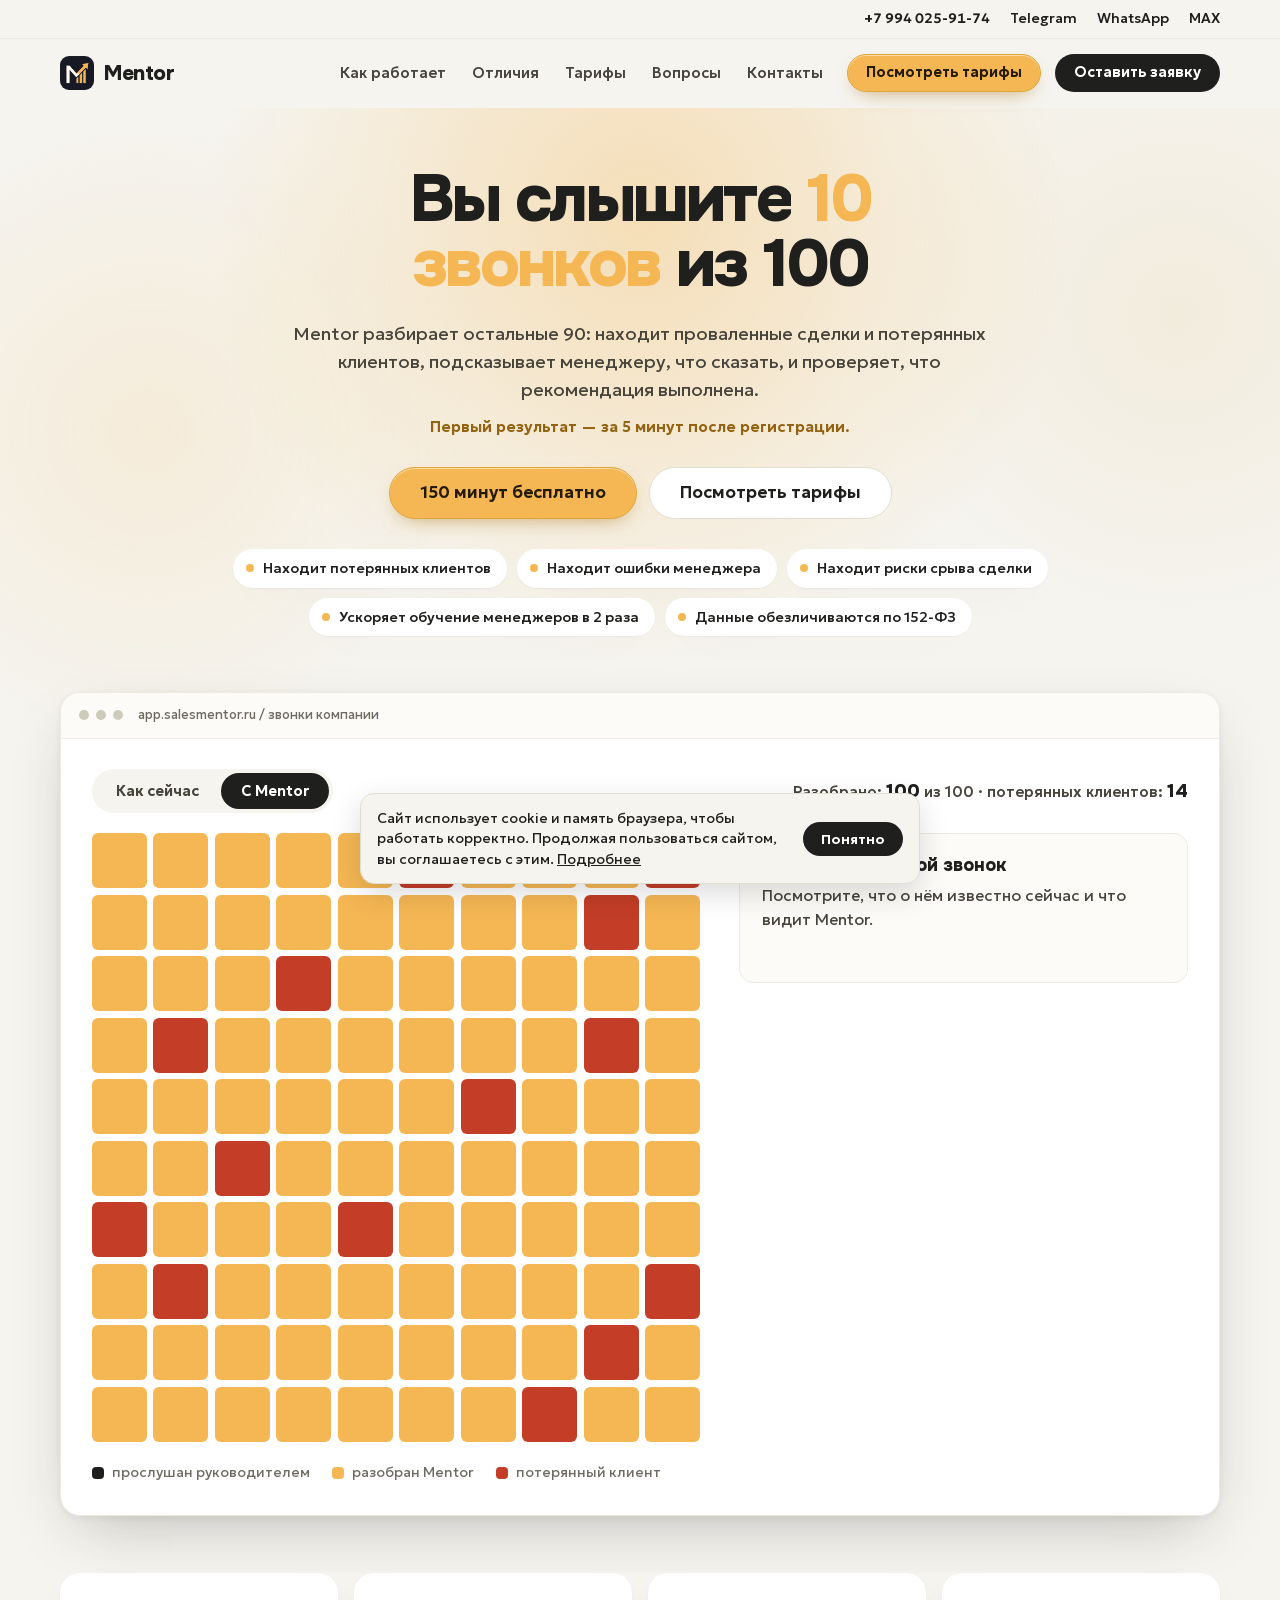
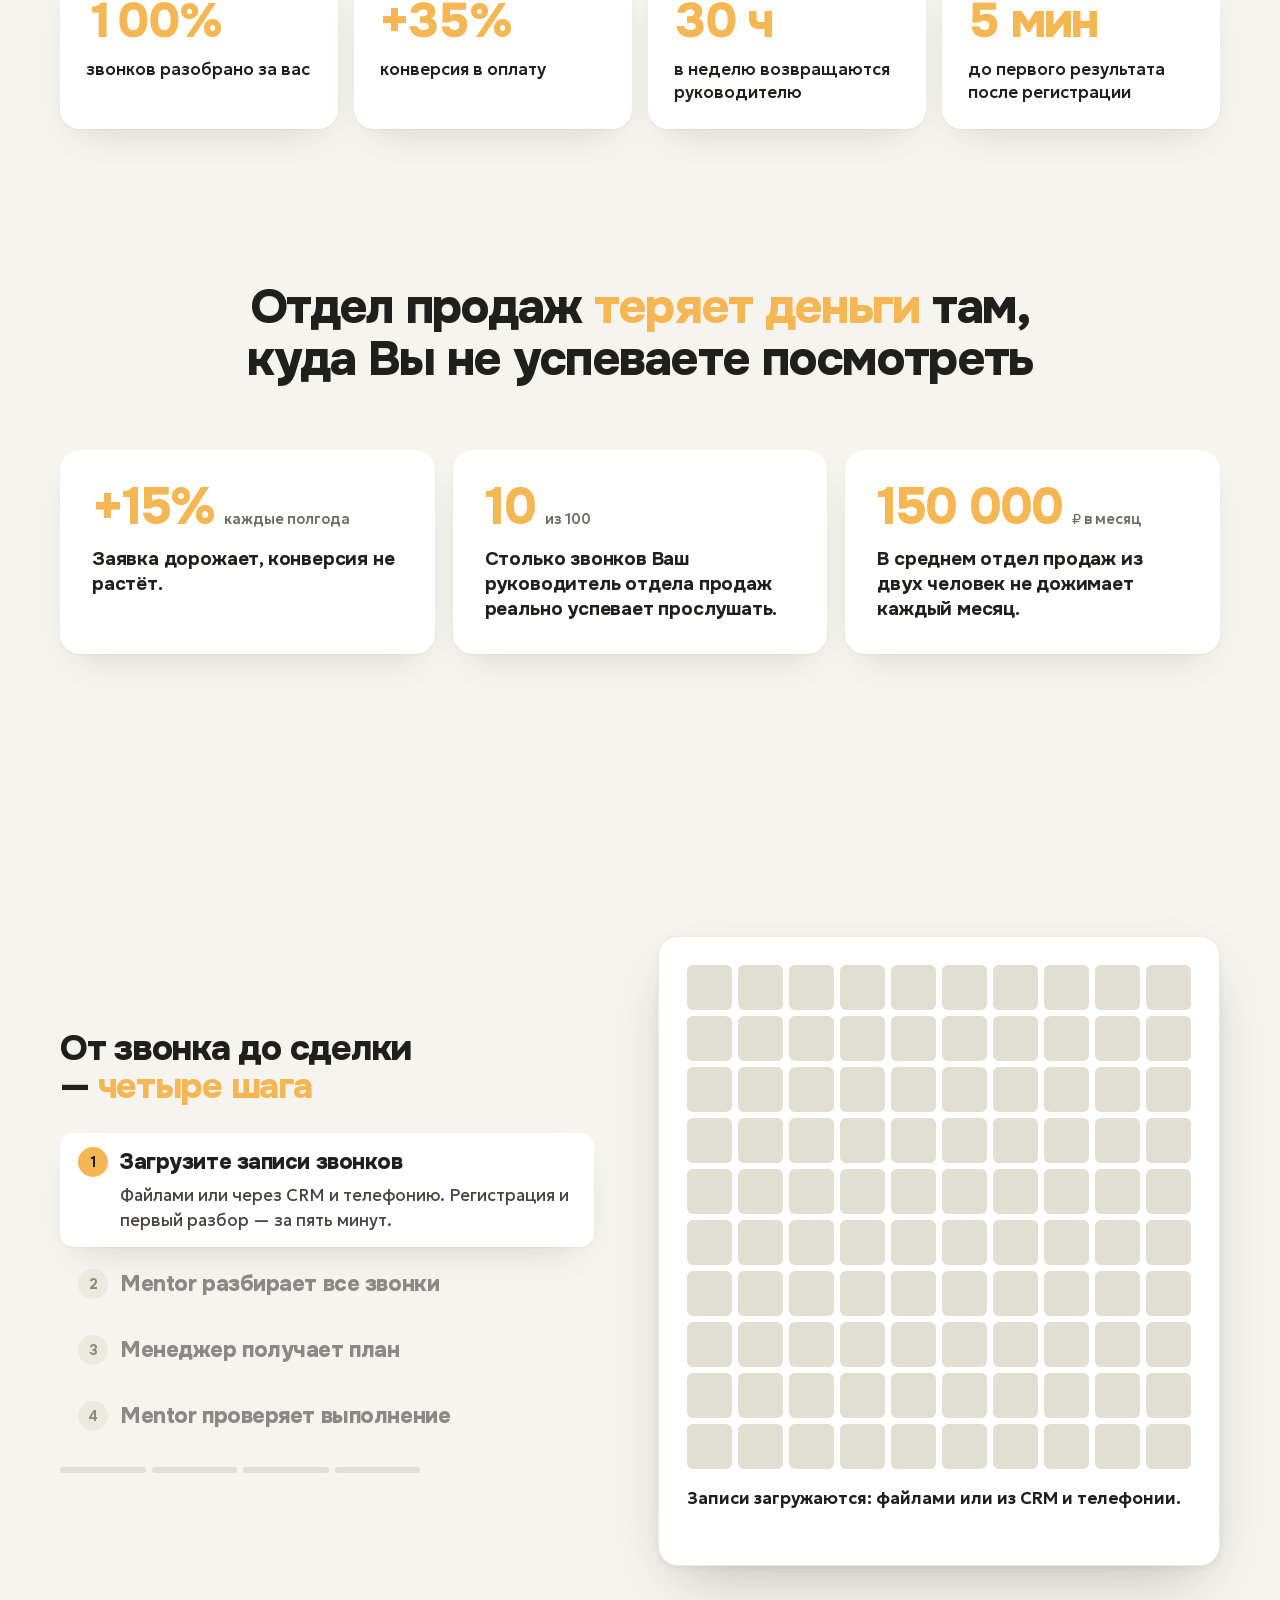
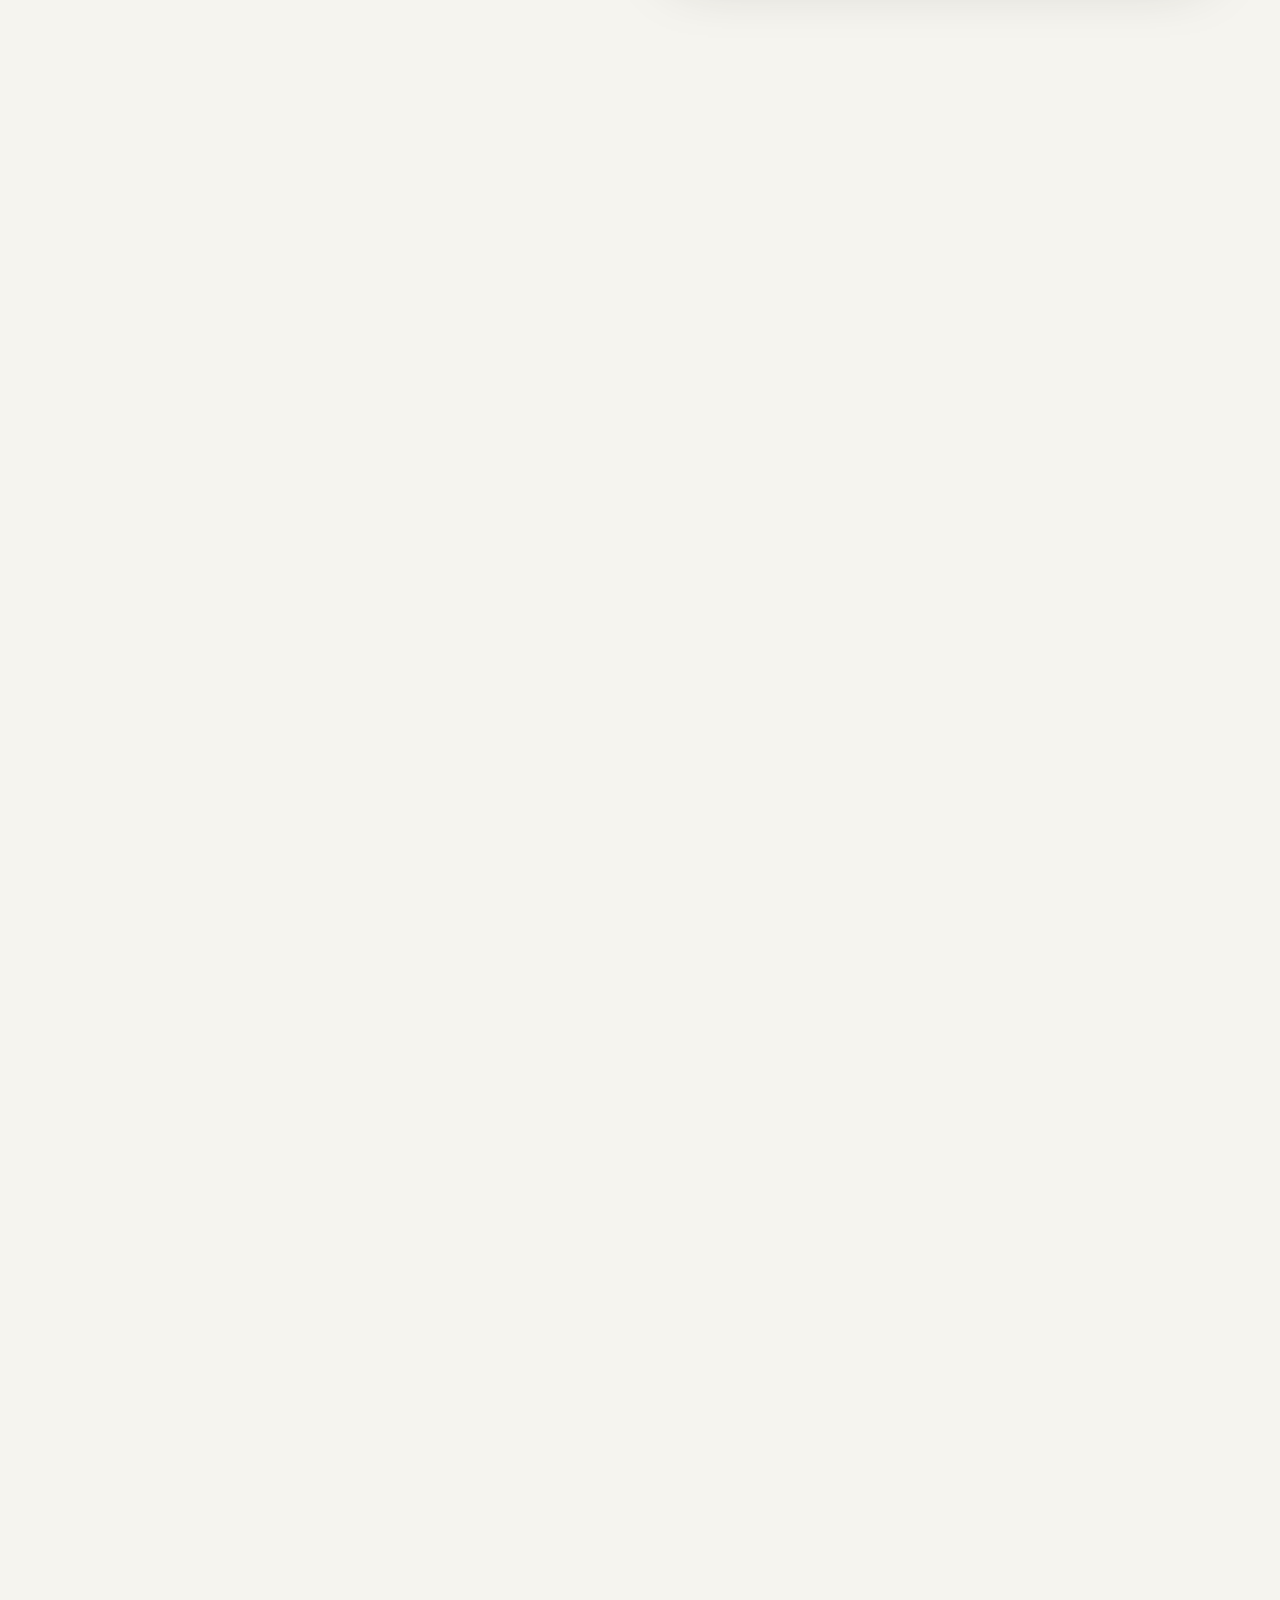
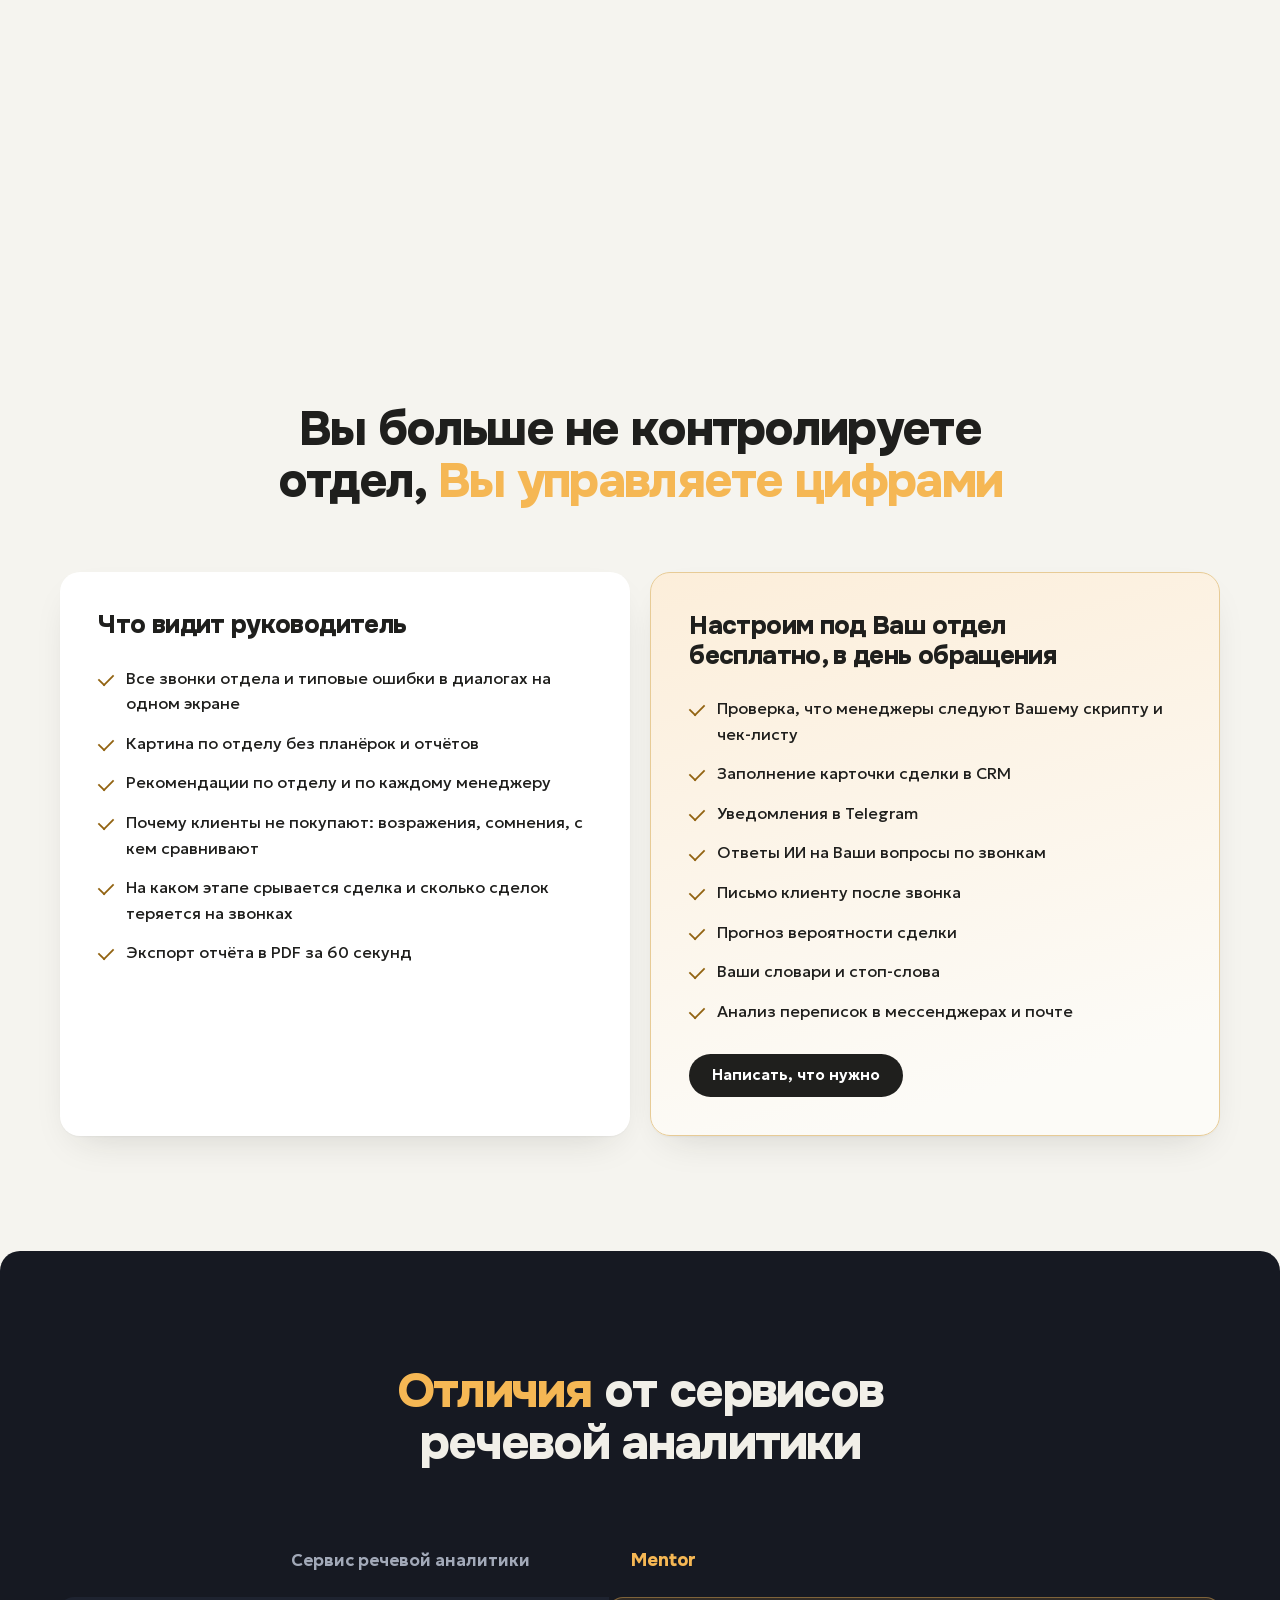
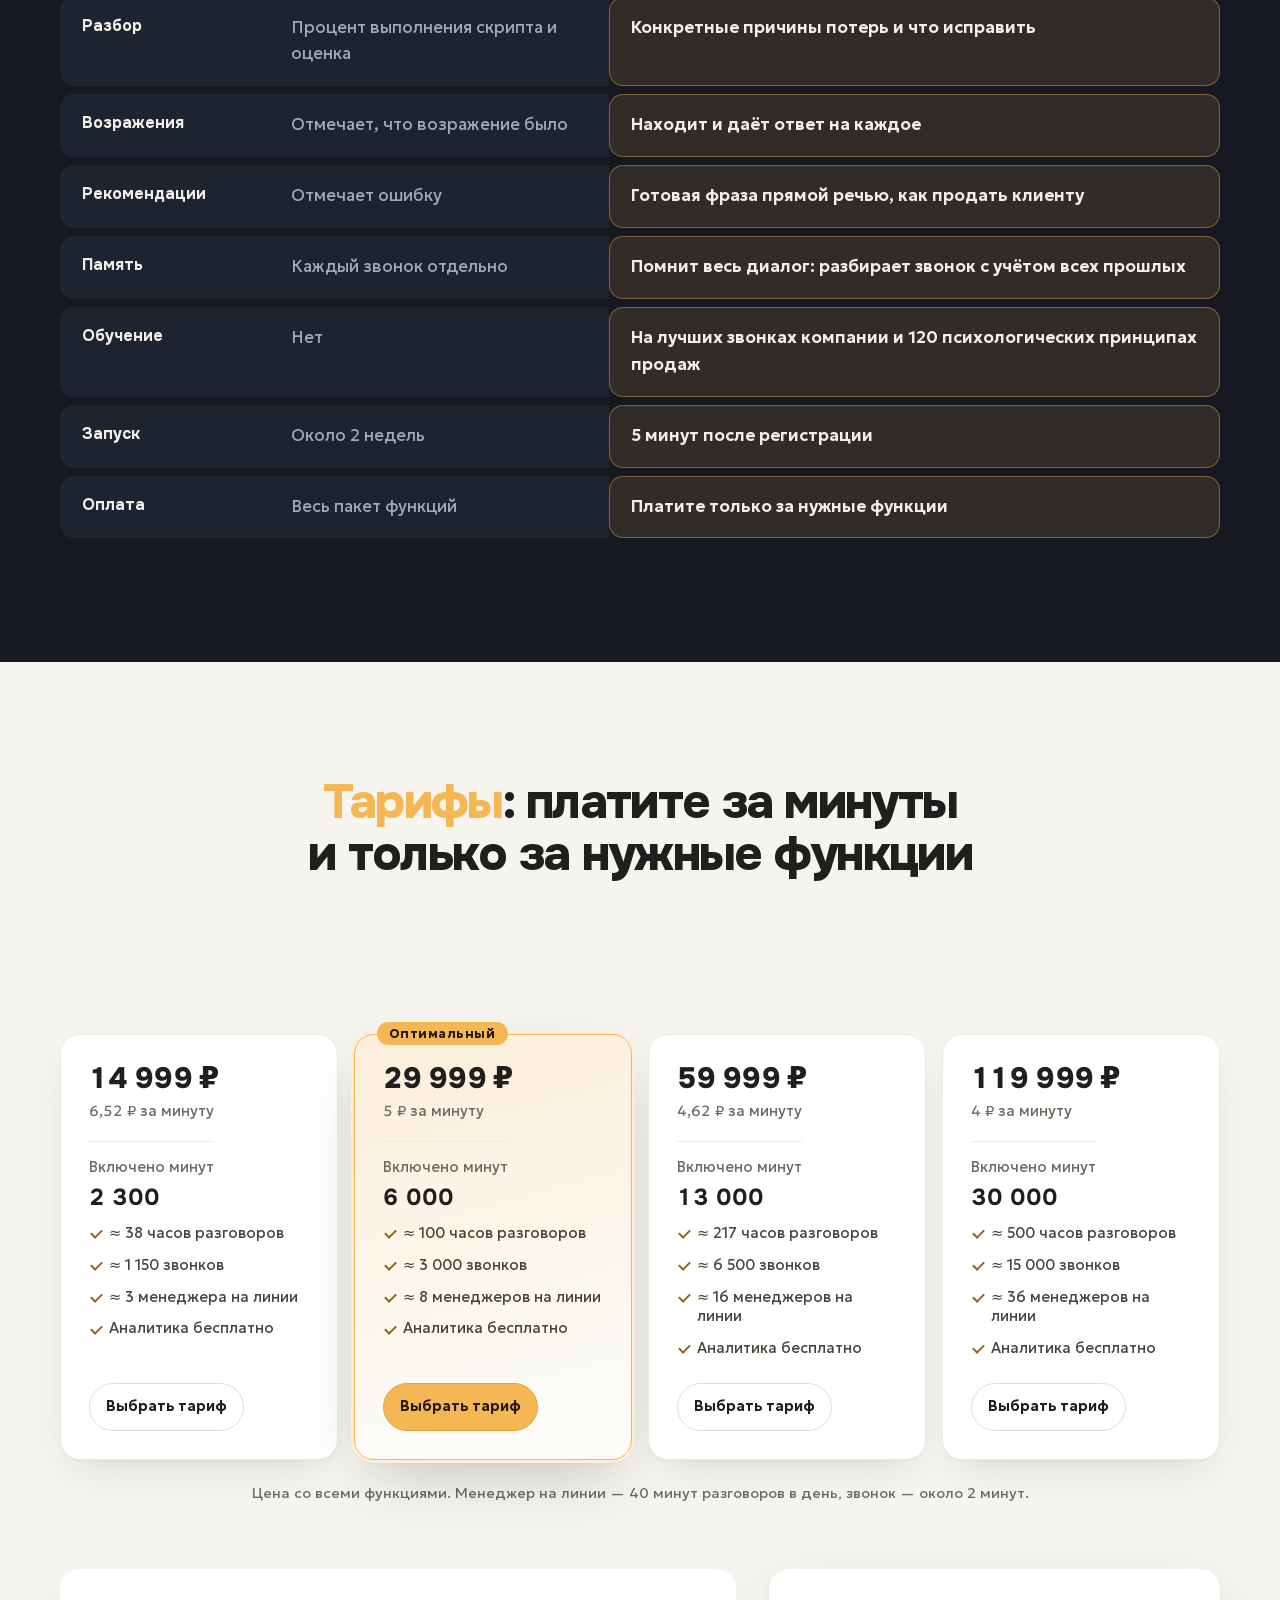
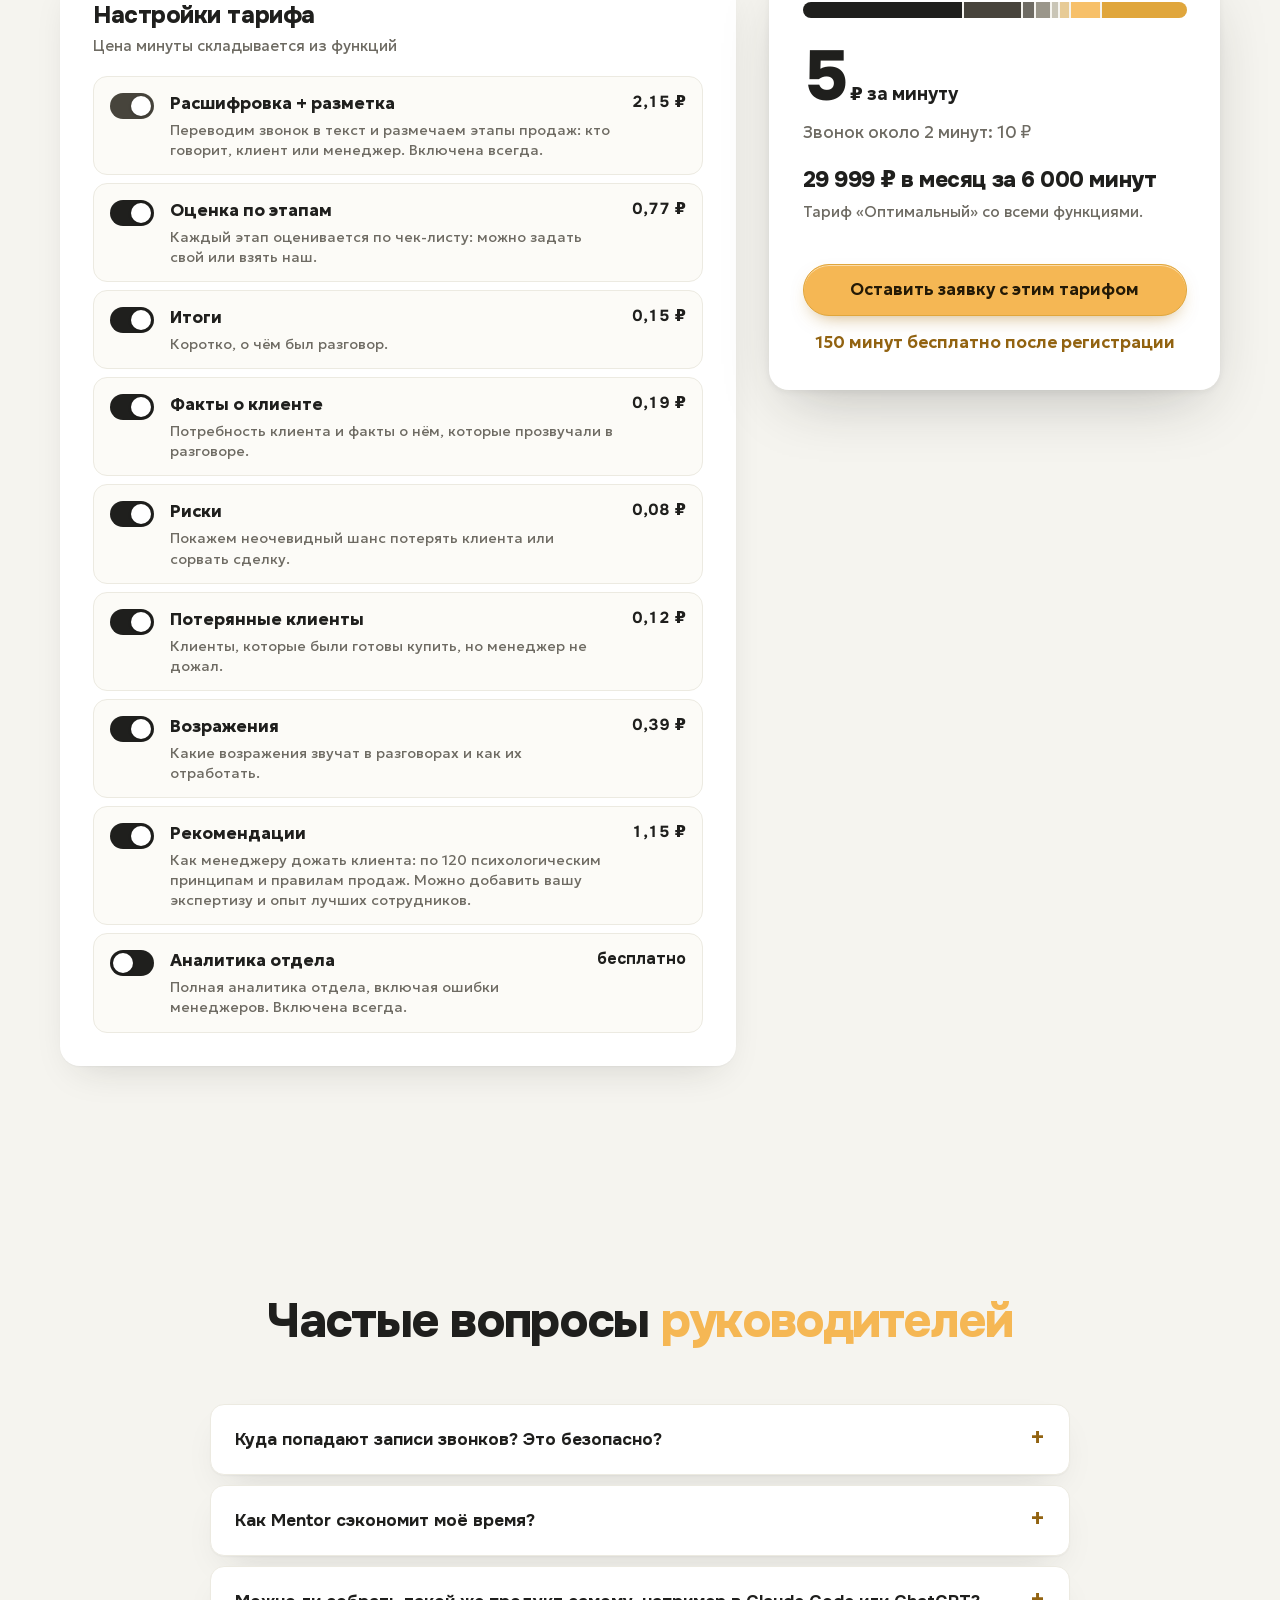
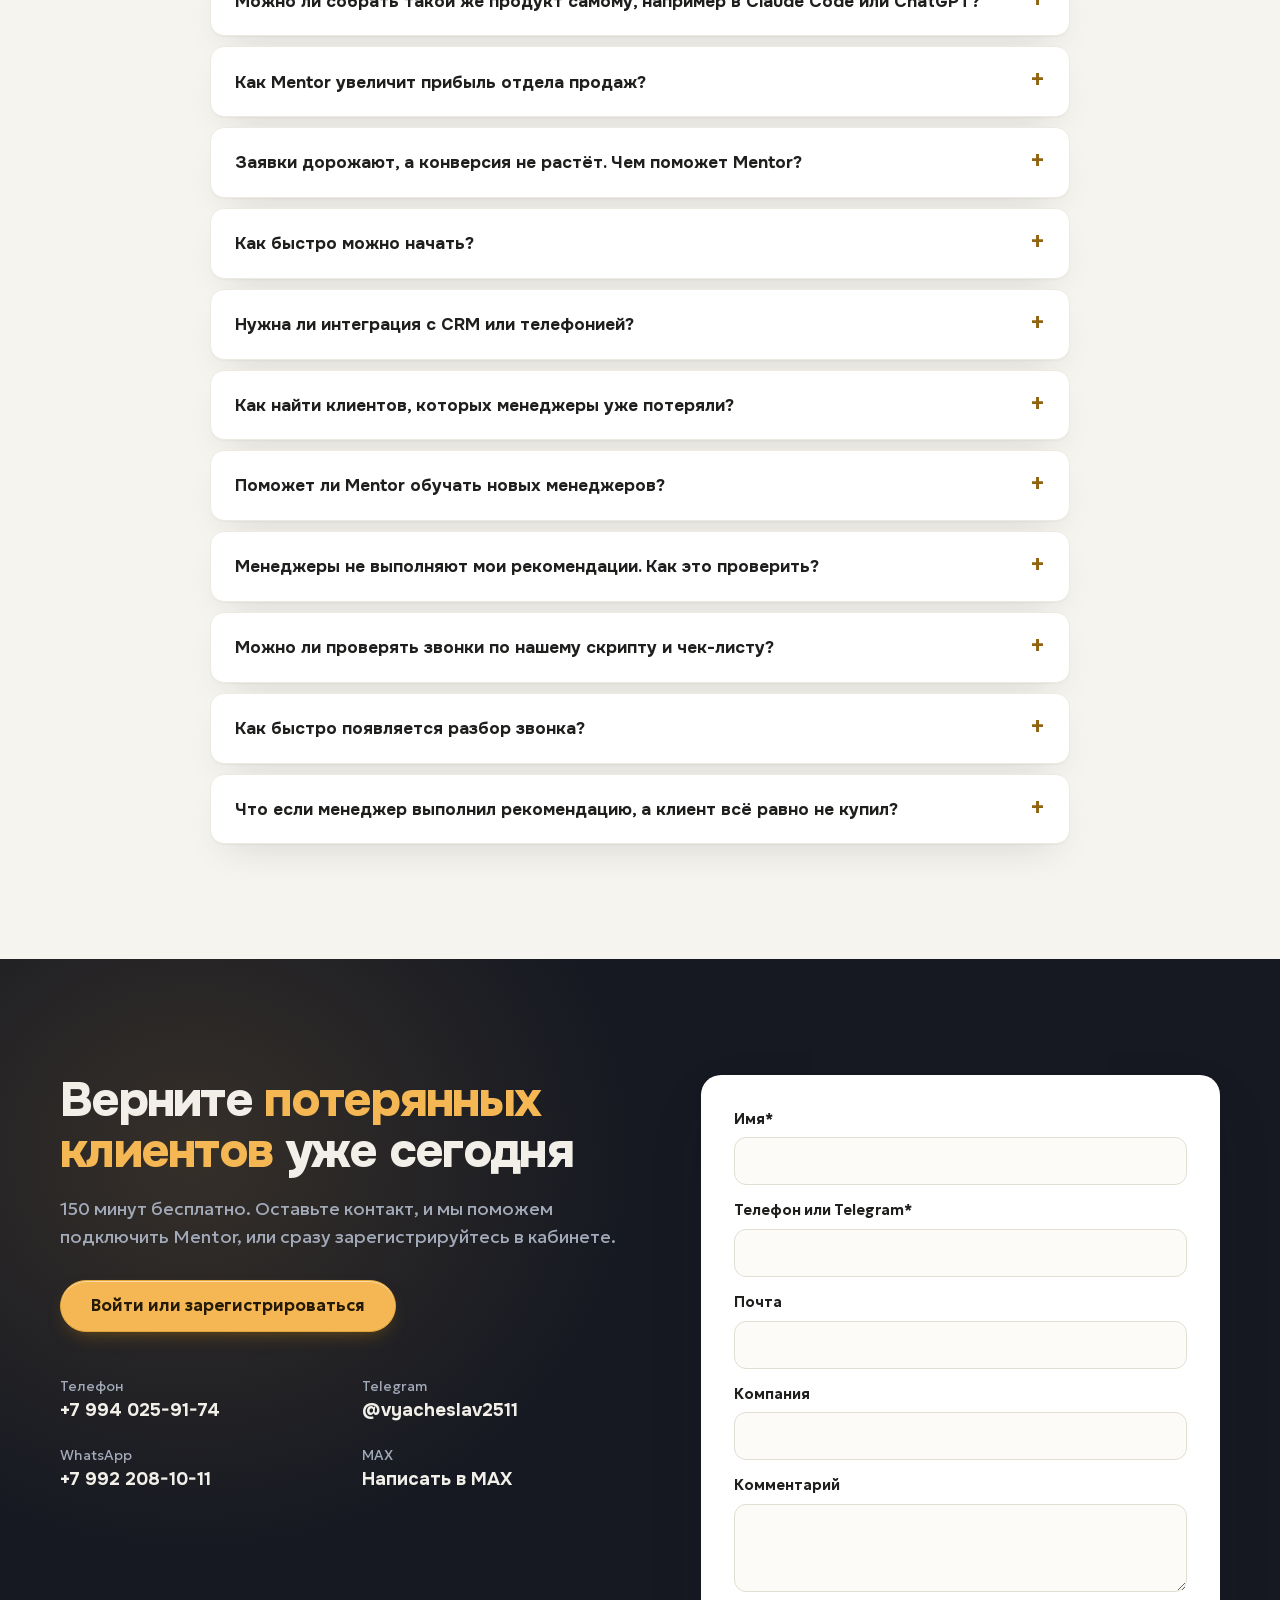
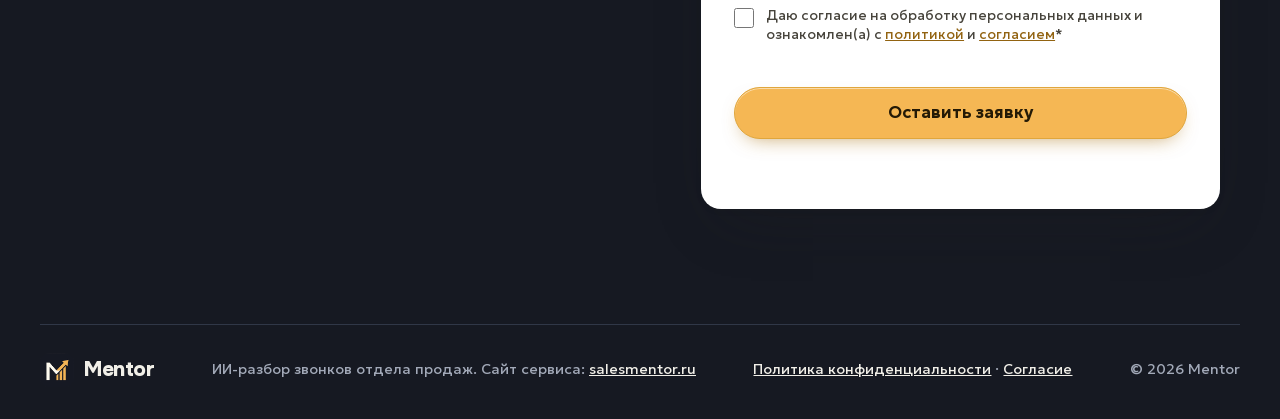
<file: index.html>
<!doctype html>
<html lang="ru">
<head>
<meta charset="utf-8">
<meta name="viewport" content="width=device-width, initial-scale=1">
<meta name="theme-color" content="#F5F4EF">
<link rel="icon" type="image/png" href="img/logo-mark.png">
<script>document.documentElement.classList.add('js')</script>
<link rel="preload" href="fonts/Onest-var-cyrillic.woff2" as="font" type="font/woff2" crossorigin>
<link rel="preload" href="fonts/Geologica-var-cyrillic.woff2" as="font" type="font/woff2" crossorigin>
<link rel="stylesheet" href="fonts/fonts.css">
<link rel="stylesheet" href="motion.css">
<link rel="stylesheet" href="styles.css">
<title>Mentor: ИИ-разбор всех звонков отдела продаж</title>
<meta name="description" content="Mentor анализирует каждый звонок, находит потерянных клиентов и говорит менеджеру, что сказать. Первый результат через 5 минут, 150 минут бесплатно.">
<meta name="robots" content="index, follow">
<link rel="canonical" href="https://murzzsite.github.io/mentor-calls/">
<meta property="og:title" content="Вы слышите 10 звонков из 100. Mentor разбирает все">
<meta property="og:description" content="Находит потерянных клиентов, даёт менеджеру готовую фразу и проверяет, что рекомендация выполнена. 150 минут бесплатно.">
<meta property="og:type" content="website">
<meta property="og:url" content="https://murzzsite.github.io/mentor-calls/">
<meta property="og:locale" content="ru_RU">
<meta property="og:site_name" content="Mentor">
<meta name="twitter:card" content="summary">
<meta name="twitter:title" content="Вы слышите 10 звонков из 100. Mentor разбирает все">
<meta name="twitter:description" content="Находит потерянных клиентов, даёт менеджеру готовую фразу и проверяет, что рекомендация выполнена. 150 минут бесплатно.">
<script type="application/ld+json">{"@context":"https://schema.org","@graph":[{"@type":"Organization","@id":"https://murzzsite.github.io/mentor-calls/#org","name":"Mentor","url":"https://murzzsite.github.io/mentor-calls/","logo":"https://murzzsite.github.io/mentor-calls/img/logo-mark.png","description":"ИИ-разбор звонков отдела продаж: находит потерянных клиентов и подсказывает менеджеру, что сказать.","telephone":"+7 994 025-91-74","contactPoint":{"@type":"ContactPoint","telephone":"+7 994 025-91-74","contactType":"sales","availableLanguage":"ru"},"sameAs":["https://salesmentor.ru/","https://t.me/vyacheslav2511"]},{"@type":"WebSite","@id":"https://murzzsite.github.io/mentor-calls/#site","url":"https://murzzsite.github.io/mentor-calls/","name":"Mentor","inLanguage":"ru-RU","publisher":{"@id":"https://murzzsite.github.io/mentor-calls/#org"}}]}</script>
</head>
<body>

<a class="skip" href="#main">К содержимому</a>

<div class="topbar">
  <div class="topbar__in">
    <a class="topbar__phone" href="tel:+79940259174">+7 994 025-91-74</a>
    <a class="topbar__link" href="https://t.me/vyacheslav2511" target="_blank" rel="noopener">Telegram</a>
    <a class="topbar__link" href="https://wa.me/79922081011" target="_blank" rel="noopener">WhatsApp</a>
    <a class="topbar__link" href="https://max.ru/u/f9LHodD0cOJcleQ60k2Rc0WBcZTU0XZn5-ajIy7HxKxKIftbMNhWI2uUhPE" target="_blank" rel="noopener">MAX</a>
  </div>
</div>

<header class="header" id="header">
  <div class="header__in">
    <a class="logo" href="#top" aria-label="Mentor, на главную">
      <img class="logo__mark" src="img/logo-mark.png" width="34" height="34" alt="">
      <span class="logo__word">Mentor</span>
    </a>
    <nav class="nav" id="nav" aria-label="Разделы">
      <a href="#how">Как работает</a>
      <a href="#diff">Отличия</a>
      <a href="#pricing">Тарифы</a>
      <a href="#faq">Вопросы</a>
      <a href="#cta">Контакты</a>
    </nav>
    <a class="btn btn--gold btn--sm" href="#pricing"><span>Посмотреть тарифы</span></a>
    <a class="btn btn--ink btn--sm hide-s" href="#cta"><span>Оставить заявку</span></a>
    <button class="burger" id="burger" type="button" aria-label="Меню" aria-expanded="false" aria-controls="nav"><span></span><span></span></button>
  </div>
</header>

<main id="main">

<!-- HERO: сетка из 100 звонков работает на глазах -->
<section class="hero" id="top">
  <div class="hero__glow" aria-hidden="true"></div>
  <div class="wrap">
    <div class="hero__text">
      <h1 class="hero__title" data-split data-hl="2,3">Вы слышите 10 звонков из 100</h1>
      <p class="hero__lead">Mentor разбирает остальные 90: находит проваленные сделки и потерянных клиентов, подсказывает менеджеру, что сказать, и проверяет, что рекомендация выполнена.</p>
      <p class="hero__note">Первый результат — за 5 минут после регистрации.</p>
      <div class="hero__actions">
        <a class="btn btn--gold btn--lg" href="https://app.salesmentor.ru/"><span>150 минут бесплатно</span></a>
        <a class="btn btn--ghost btn--lg" href="#pricing"><span>Посмотреть тарифы</span></a>
      </div>
      <ul class="chips" data-stagger>
        <li>Находит потерянных клиентов</li>
        <li>Находит ошибки менеджера</li>
        <li>Находит риски срыва сделки</li>
        <li>Ускоряет обучение менеджеров в 2 раза</li>
        <li>Данные обезличиваются по 152-ФЗ</li>
      </ul>
    </div>

    <div class="stage" id="heroStage" data-ui>
      <div class="stage__bar" aria-hidden="true"><i></i><i></i><i></i><span>app.salesmentor.ru / звонки компании</span></div>
      <div class="stage__body">
        <div class="stage__top">
          <div class="seg" role="tablist" aria-label="Режим">
            <button type="button" role="tab" class="seg__b is-on" data-mode="now" aria-selected="true">Как сейчас</button>
            <button type="button" role="tab" class="seg__b" data-mode="mentor" aria-selected="false">С Mentor</button>
          </div>
          <p class="stage__count" id="heroCount" aria-live="polite"></p>
        </div>
        <div class="stage__cols">
          <div class="calls" id="heroCalls" role="group" aria-label="100 звонков отдела продаж за неделю"></div>
          <div class="call-card" id="heroCard" aria-live="polite">
            <p class="call-card__h">Нажмите на любой звонок</p>
            <p class="call-card__t">Посмотрите, что о нём известно сейчас и что видит Mentor.</p>
          </div>
        </div>
        <ul class="legend" aria-hidden="true">
          <li><i class="k-heard"></i>прослушан руководителем</li>
          <li><i class="k-ok"></i>разобран Mentor</li>
          <li><i class="k-lost"></i>потерянный клиент</li>
        </ul>
      </div>
    </div>
  </div>
</section>

<!-- Цифры продукта -->
<section class="nums" aria-label="Результаты">
  <div class="wrap">
    <div class="nums__in" data-stagger>
      <div class="num"><b data-count="100" data-suffix="%">100%</b><span>звонков разобрано за вас</span></div>
      <div class="num"><b data-count="35" data-prefix="+" data-suffix="%">+35%</b><span>конверсия в оплату</span></div>
      <div class="num"><b data-count="30" data-suffix=" ч">30 ч</b><span>в неделю возвращаются руководителю</span></div>
      <div class="num"><b data-count="5" data-suffix=" мин">5 мин</b><span>до первого результата после регистрации</span></div>
    </div>
  </div>
</section>

<!-- Потери -->
<section class="loss" id="loss">
  <div class="wrap">
    <h2 class="h2" data-reveal>Отдел продаж <em>теряет деньги</em> там, куда Вы не успеваете посмотреть</h2>
    <ul class="loss__list" data-stagger>
      <li><b class="big"><span data-scramble>+15%</span><small>каждые полгода</small></b><span>Заявка дорожает, конверсия не растёт.</span></li>
      <li><b class="big"><span data-scramble>10</span><small>из 100</small></b><span>Столько звонков Ваш руководитель отдела продаж реально успевает прослушать.</span></li>
      <li><b class="big"><span data-scramble>150 000</span><small>₽ в месяц</small></b><span>В среднем отдел продаж из двух человек не дожимает каждый месяц.</span></li>
    </ul>
  </div>
</section>

<!-- СЦЕНА: четыре шага на сетке звонков -->
<section class="pin" id="how" aria-labelledby="howTitle">
  <div class="pin__sticky">
    <div class="pin__left">
      <h2 class="h2 h2--sm" id="howTitle">От звонка до сделки — <em>четыре шага</em></h2>
      <ol class="steps" id="steps">
        <li class="step is-on"><b><i>1</i>Загрузите записи звонков</b><span>Файлами или через CRM и телефонию. Регистрация и первый разбор — за пять минут.</span></li>
        <li class="step"><b><i>2</i>Mentor разбирает все звонки</b><span>Каждый звонок, с учётом всех прошлых разговоров с этим клиентом.</span></li>
        <li class="step"><b><i>3</i>Менеджер получает план</b><span>Причина потери и готовая фраза прямой речью, как продать этому клиенту.</span></li>
        <li class="step"><b><i>4</i>Mentor проверяет выполнение</b><span>В следующем звонке видит, сделана ли рекомендация, и ведёт сделку дальше.</span></li>
      </ol>
      <div class="pbar" aria-hidden="true"><i></i><i></i><i></i><i></i></div>
    </div>
    <div class="pin__right" data-ui>
      <div class="calls calls--big" id="sceneCalls" role="img" aria-label="Сетка из 100 звонков: сначала загружаются, затем разбираются, потерянные клиенты подсвечиваются, затем рекомендации выполняются"></div>
      <p class="pin__cap" id="sceneCap" aria-live="polite"></p>
    </div>
  </div>
</section>

<!-- Что видит руководитель / что настроим -->
<section class="feat" id="features">
  <div class="wrap">
    <h2 class="h2" data-reveal>Вы больше не контролируете отдел, <em>Вы управляете цифрами</em></h2>
    <div class="feat__cols">
      <div class="feat__col" data-stagger>
        <h3>Что видит руководитель</h3>
        <ul>
          <li>Все звонки отдела и типовые ошибки в диалогах на одном экране</li>
          <li>Картина по отделу без планёрок и отчётов</li>
          <li>Рекомендации по отделу и по каждому менеджеру</li>
          <li>Почему клиенты не покупают: возражения, сомнения, с кем сравнивают</li>
          <li>На каком этапе срывается сделка и сколько сделок теряется на звонках</li>
          <li>Экспорт отчёта в PDF за 60 секунд</li>
        </ul>
      </div>
      <div class="feat__col feat__col--b" data-stagger>
        <h3>Настроим под Ваш отдел бесплатно, в день обращения</h3>
        <ul>
          <li>Проверка, что менеджеры следуют Вашему скрипту и чек-листу</li>
          <li>Заполнение карточки сделки в CRM</li>
          <li>Уведомления в Telegram</li>
          <li>Ответы ИИ на Ваши вопросы по звонкам</li>
          <li>Письмо клиенту после звонка</li>
          <li>Прогноз вероятности сделки</li>
          <li>Ваши словари и стоп-слова</li>
          <li>Анализ переписок в мессенджерах и почте</li>
        </ul>
        <a class="btn btn--ink" href="#cta"><span>Написать, что нужно</span></a>
      </div>
    </div>
  </div>
</section>

<!-- Отличия (тёмная секция, как на salesmentor.ru) -->
<section class="diff" id="diff">
  <div class="wrap">
    <h2 class="h2" data-reveal><em>Отличия</em> от сервисов речевой аналитики</h2>
    <div class="table-wrap" data-reveal>
      <table class="cmp">
        <caption class="sr">Сравнение Mentor с обычным сервисом речевой аналитики</caption>
        <thead><tr><th scope="col"></th><th scope="col">Сервис речевой аналитики</th><th scope="col" class="cmp__m">Mentor</th></tr></thead>
        <tbody>
          <tr><th scope="row">Разбор</th><td>Процент выполнения скрипта и оценка</td><td class="cmp__m">Конкретные причины потерь и что исправить</td></tr>
          <tr><th scope="row">Возражения</th><td>Отмечает, что возражение было</td><td class="cmp__m">Находит и даёт ответ на каждое</td></tr>
          <tr><th scope="row">Рекомендации</th><td>Отмечает ошибку</td><td class="cmp__m">Готовая фраза прямой речью, как продать клиенту</td></tr>
          <tr><th scope="row">Память</th><td>Каждый звонок отдельно</td><td class="cmp__m">Помнит весь диалог: разбирает звонок с учётом всех прошлых</td></tr>
          <tr><th scope="row">Обучение</th><td>Нет</td><td class="cmp__m">На лучших звонках компании и 120 психологических принципах продаж</td></tr>
          <tr><th scope="row">Запуск</th><td>Около 2 недель</td><td class="cmp__m">5 минут после регистрации</td></tr>
          <tr><th scope="row">Оплата</th><td>Весь пакет функций</td><td class="cmp__m">Платите только за нужные функции</td></tr>
        </tbody>
      </table>
    </div>
  </div>
</section>

<!-- ТАРИФЫ: калькулятор -->
<section class="price" id="pricing">
  <div class="wrap">
    <h2 class="h2" data-reveal><em>Тарифы</em>: платите за минуты и только за нужные функции</h2>
    <p class="lead" data-reveal>Выберите объём анализа, затем уберите функции, которыми не пользуетесь: цена минуты пересчитается.</p>

    <div class="tiers" id="tiers" role="group" aria-label="Минут анализа в месяц"></div>
    <p class="fine">Цена со всеми функциями. Менеджер на линии — 40 минут разговоров в день, звонок — около 2 минут.</p>

    <div class="calc" id="calc" data-ui>
      <div class="calc__left">
        <h3 class="calc__h">Настройки тарифа</h3>
        <p class="calc__sub">Цена минуты складывается из функций</p>
        <div class="fns" id="fns"></div>
      </div>
      <div class="calc__right">
        <div class="bar" id="bar" aria-hidden="true"></div>
        <p class="calc__pm"><b id="pm">5</b><span> ₽ за минуту</span></p>
        <p class="calc__call" id="callPrice"></p>
        <p class="calc__sum" id="sum"></p>
        <p class="calc__pack" id="pack"></p>
        <a class="btn btn--gold btn--lg btn--block" id="calcCta" href="#cta"><span>Оставить заявку с этим тарифом</span></a>
        <p class="calc__free">150 минут бесплатно после регистрации</p>
      </div>
    </div>
  </div>
</section>

<!-- FAQ -->
<section class="faq" id="faq">
  <div class="wrap">
    <h2 class="h2" data-reveal>Частые вопросы <em>руководителей</em></h2>
    <div class="faq__list" id="faqList" data-stagger>
      <details><summary>Куда попадают записи звонков? Это безопасно?</summary><p>Безопасно: мы оператор персональных данных по 152-ФЗ, записи обрабатываются на российских серверах, а нейросетям уходят только обезличенные фрагменты. Доступ к записям есть только у вас и вашей команды.</p></details>
      <details><summary>Как Mentor сэкономит моё время?</summary><p>Слушать звонки больше не нужно: Mentor сам разбирает каждый звонок и даёт менеджерам рекомендации. Вам остаётся минута в неделю на аналитику отдела и 15 минут на решение.</p></details>
      <details><summary>Можно ли собрать такой же продукт самому, например в Claude Code или ChatGPT?</summary><p>Можно, но понадобятся разработчик и руководитель продаж в штате, свои серверы и оплата нейросетей каждый месяц. Mentor уже обучен на звонках многих компаний, работает по 120 страницам правил продаж и обновляется нашей командой, поэтому пользоваться готовым намного дешевле.</p></details>
      <details><summary>Как Mentor увеличит прибыль отдела продаж?</summary><p>Mentor находит потерянных клиентов, показывает менеджеру ошибку с готовой фразой и проверяет, что рекомендация выполнена. Ошибок меньше, и с тех же заявок больше оплат.</p></details>
      <details><summary>Заявки дорожают, а конверсия не растёт. Чем поможет Mentor?</summary><p>Mentor показывает, где теряются клиенты и какие ошибки роняют конверсию. Вы сразу видите, на какую точку давить.</p></details>
      <details><summary>Как быстро можно начать?</summary><p>За пять минут: зарегистрируйтесь и загрузите записи звонков, разбор появится через несколько минут.</p></details>
      <details><summary>Нужна ли интеграция с CRM или телефонией?</summary><p>Не обязательно: записи можно загружать файлами. Если нужно, подключим CRM или телефонию, и разбор будет попадать в карточку сделки.</p></details>
      <details><summary>Как найти клиентов, которых менеджеры уже потеряли?</summary><p>Mentor помечает звонки, где клиент ушёл, и предлагает, как вернуть сделку. Рекомендация сразу уходит менеджеру.</p></details>
      <details><summary>Поможет ли Mentor обучать новых менеджеров?</summary><p>Да. После каждого разговора новичок видит, где ошибся и что сказать клиенту в следующий раз, и учится на своих реальных сделках.</p></details>
      <details><summary>Менеджеры не выполняют мои рекомендации. Как это проверить?</summary><p>Mentor проверяет это сам: в следующем звонке с тем же клиентом он видит, выполнена ли рекомендация, и ведёт сделку дальше. Проверять каждого вручную больше не нужно.</p></details>
      <details><summary>Можно ли проверять звонки по нашему скрипту и чек-листу?</summary><p>Да. Ваш скрипт и чек-лист настроим бесплатно в день обращения.</p></details>
      <details><summary>Как быстро появляется разбор звонка?</summary><p>Обычно через несколько минут после загрузки, для очень длинных записей до 10 минут.</p></details>
      <details><summary>Что если менеджер выполнил рекомендацию, а клиент всё равно не купил?</summary><p>Mentor анализирует следующий звонок, ищет новую причину отказа и предлагает другой путь к сделке. Сделка не бросается после первого «нет».</p></details>
    </div>
  </div>
</section>

<!-- CTA (тёмная секция) -->
<section class="cta" id="cta">
  <div class="wrap cta__grid">
    <div class="cta__text">
      <h2 class="h2" data-reveal>Верните <em>потерянных клиентов</em> уже сегодня</h2>
      <p class="lead">150 минут бесплатно. Оставьте контакт, и мы поможем подключить Mentor, или сразу зарегистрируйтесь в кабинете.</p>
      <a class="btn btn--gold btn--lg" href="https://app.salesmentor.ru/"><span>Войти или зарегистрироваться</span></a>
      <ul class="contacts">
        <li><span>Телефон</span><a href="tel:+79940259174">+7 994 025-91-74</a></li>
        <li><span>Telegram</span><a href="https://t.me/vyacheslav2511" rel="noopener" target="_blank">@vyacheslav2511</a></li>
        <li><span>WhatsApp</span><a href="https://wa.me/79922081011" rel="noopener" target="_blank">+7 992 208-10-11</a></li>
        <li><span>MAX</span><a href="https://max.ru/u/f9LHodD0cOJcleQ60k2Rc0WBcZTU0XZn5-ajIy7HxKxKIftbMNhWI2uUhPE" rel="noopener" target="_blank">Написать в MAX</a></li>
      </ul>
    </div>
    <form class="form" id="leadForm" novalidate>
      <input type="text" name="_gotcha" style="display:none" tabindex="-1" autocomplete="off">
      <input type="hidden" name="tariff" id="tariffField">
      <label class="field"><span>Имя*</span><input type="text" name="name" autocomplete="given-name" required></label>
      <label class="field"><span>Телефон или Telegram*</span><input type="text" name="phone" autocomplete="tel" inputmode="tel" required></label>
      <label class="field"><span>Почта</span><input type="email" name="email" autocomplete="email"></label>
      <label class="field"><span>Компания</span><input type="text" name="company" autocomplete="organization"></label>
      <label class="field"><span>Комментарий</span><textarea name="comment" rows="3"></textarea></label>
      <label class="check"><input type="checkbox" name="consent" required><span>Даю согласие на обработку персональных данных и ознакомлен(а) с <a href="privacy.html">политикой</a> и <a href="https://salesmentor.ru/consent.html" target="_blank" rel="noopener">согласием</a>*</span></label>
      <button class="btn btn--gold btn--lg btn--block" type="submit"><span>Оставить заявку</span></button>
      <p class="form__note" id="formNote" role="status"></p>
    </form>
  </div>
</section>

</main>

<footer class="foot">
  <div class="foot__in">
    <a class="logo" href="#top" aria-label="Mentor, наверх"><img class="logo__mark" src="img/logo-mark.png" width="34" height="34" alt=""><span class="logo__word">Mentor</span></a>
    <p>ИИ-разбор звонков отдела продаж. Сайт сервиса: <a href="https://salesmentor.ru/" rel="noopener">salesmentor.ru</a></p>
    <p><a href="privacy.html">Политика конфиденциальности</a> · <a href="https://salesmentor.ru/consent.html" rel="noopener">Согласие</a></p>
    <p>© <span id="year">2026</span> Mentor</p>
  </div>
</footer>

<script src="motion.js" defer></script>
<script src="script.js" defer></script>
<script src="cookie.js" defer></script>
</body>
</html>
</file>
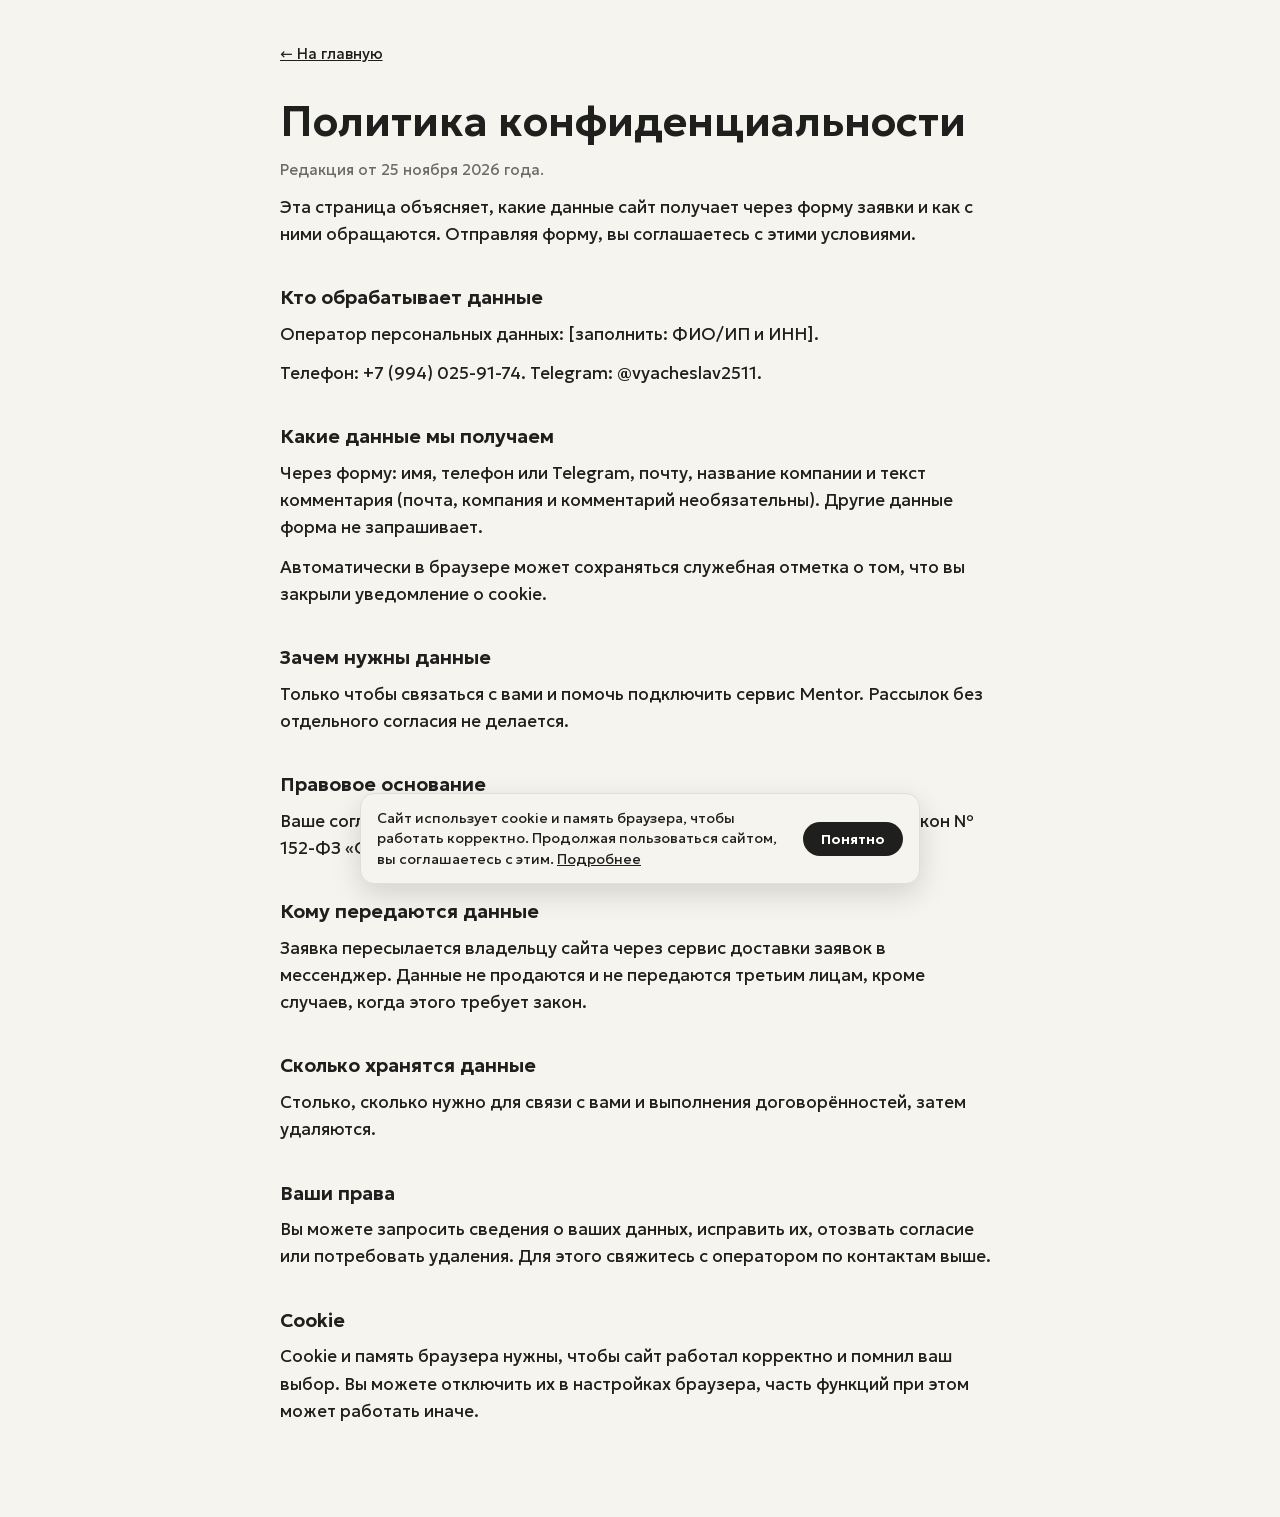
<file: privacy.html>
<!doctype html>
<html lang="ru">
<head>
<meta charset="utf-8">
<meta name="viewport" content="width=device-width, initial-scale=1">
<title>Политика конфиденциальности | Mentor</title>
<meta name="description" content="Как сайт «Mentor» обрабатывает персональные данные, которые вы оставляете в форме заявки.">
<meta name="robots" content="index, follow">
<link rel="canonical" href="https://murzzsite.github.io/mentor-calls/privacy.html">
<link rel="stylesheet" href="fonts/fonts.css">
<style>
:root{--bg:#F5F4EF;--ink:#1F1F1D;--muted:#6E6B63;--line:#E1DED2}
*{box-sizing:border-box}
body{margin:0;background:var(--bg);color:var(--ink);font:400 17px/1.6 'Geologica',system-ui,sans-serif;overflow-x:hidden}
.doc{max-width:760px;margin:0 auto;padding:40px 20px 80px}
.doc a{color:inherit}
.back{display:inline-block;margin-bottom:32px;font-size:15px}
h1{font-size:clamp(1.8rem,5vw,2.6rem);line-height:1.15;margin:0 0 12px;font-weight:600}
h2{font-size:1.2rem;margin:34px 0 8px;font-weight:600}
p,li{margin:0 0 12px}
.muted{color:var(--muted);font-size:15px}
</style>
</head>
<body>
<main class="doc">
<a class="back" href="./">&larr; На главную</a>
<h1>Политика конфиденциальности</h1>
<p class="muted">Редакция от 25 ноября 2026 года.</p>
<p>Эта страница объясняет, какие данные сайт получает через форму заявки и как с ними обращаются. Отправляя форму, вы соглашаетесь с этими условиями.</p>
<h2>Кто обрабатывает данные</h2>
<p>Оператор персональных данных: [заполнить: ФИО/ИП и ИНН].</p>
<p>Телефон: +7 (994) 025-91-74. Telegram: @vyacheslav2511.</p>
<h2>Какие данные мы получаем</h2>
<p>Через форму: имя, телефон или Telegram, почту, название компании и текст комментария (почта, компания и комментарий необязательны). Другие данные форма не запрашивает.</p>
<p>Автоматически в браузере может сохраняться служебная отметка о том, что вы закрыли уведомление о cookie.</p>
<h2>Зачем нужны данные</h2>
<p>Только чтобы связаться с вами и помочь подключить сервис Mentor. Рассылок без отдельного согласия не делается.</p>
<h2>Правовое основание</h2>
<p>Ваше согласие, которое вы даёте, ставя галочку в форме (Федеральный закон № 152-ФЗ «О персональных данных»).</p>
<h2>Кому передаются данные</h2>
<p>Заявка пересылается владельцу сайта через сервис доставки заявок в мессенджер. Данные не продаются и не передаются третьим лицам, кроме случаев, когда этого требует закон.</p>
<h2>Сколько хранятся данные</h2>
<p>Столько, сколько нужно для связи с вами и выполнения договорённостей, затем удаляются.</p>
<h2>Ваши права</h2>
<p>Вы можете запросить сведения о ваших данных, исправить их, отозвать согласие или потребовать удаления. Для этого свяжитесь с оператором по контактам выше.</p>
<h2>Cookie</h2>
<p>Cookie и память браузера нужны, чтобы сайт работал корректно и помнил ваш выбор. Вы можете отключить их в настройках браузера, часть функций при этом может работать иначе.</p>
</main>
<script src="cookie.js" defer></script>
</body>
</html>
</file>
<file: fonts/fonts.css>
/* Две гарнитуры и не больше: Geologica — текст, метки, цифры и тайм-коды;
   Onest — заголовки и акцентные слова. Было пять (Inter, Inter Tight, Oswald,
   Unbounded, JetBrains Mono) — это читалось как разнобой.

   JetBrains Mono убран 04.09.2026 по решению владельца: моноширинный набор в
   тайм-кодах и метках делал продукт технически сложным на вид. Код в статьях
   блога набирается системным моноширинным, своего файла для этого не нужно.

   Inter заменён на Geologica 04.09.2026 по выбору владельца: Inter читался
   «как шрифт в обычном сообщении». Geologica плотнее и характернее, при этом
   строка выходит той же длины, так что вёрстка не разъезжается. */

/* cyrillic */
@font-face {
  font-family: 'Geologica';
  font-style: normal;
  font-weight: 400 700;
  font-display: swap;
  src: url('Geologica-var-cyrillic.woff2') format('woff2');
  unicode-range: U+0301, U+0400-045F, U+0490-0491, U+04B0-04B1, U+2116;
}
/* latin */
@font-face {
  font-family: 'Geologica';
  font-style: normal;
  font-weight: 400 700;
  font-display: swap;
  src: url('Geologica-var-latin.woff2') format('woff2');
  unicode-range: U+0000-00FF, U+0131, U+0152-0153, U+02BB-02BC, U+02C6, U+02DA, U+02DC, U+0304, U+0308, U+0329, U+2000-206F, U+20AC, U+2122, U+2191, U+2193, U+2212, U+2215, U+FEFF, U+FFFD;
}

/* cyrillic */
@font-face {
  font-family: 'Onest';
  font-style: normal;
  font-weight: 400 900;
  font-display: swap;
  src: url('Onest-var-cyrillic.woff2') format('woff2');
  unicode-range: U+0301, U+0400-045F, U+0490-0491, U+04B0-04B1, U+2116;
}
/* latin */
@font-face {
  font-family: 'Onest';
  font-style: normal;
  font-weight: 400 900;
  font-display: swap;
  src: url('Onest-var-latin.woff2') format('woff2');
  unicode-range: U+0000-00FF, U+0131, U+0152-0153, U+02BB-02BC, U+02C6, U+02DA, U+02DC, U+0304, U+0308, U+0329, U+2000-206F, U+20AC, U+2122, U+2191, U+2193, U+2212, U+2215, U+FEFF, U+FFFD;
}
</file>
<file: motion.css>
/* motion-kit: токены и стили эффектов. Светлая тема. Цвета переопределять под бренд клиента. */
:root{
  /* пружины: "stiffness damping" (из designbookmark motion studies) */
  --spring-follow:900 50;
  --spring-settle:280 22;
  --spring-soft:260 24;
  --spring-lead:620 36;
  --spring-trail:190 19;
  --spring-pop:520 16;
  --spring-fade:420 32;
  --stagger:45;               /* мс между элементами */

  /* бренд: менять под клиента */
  --mk-bg:#fafaf7;
  --mk-surface:#fff;
  --mk-text:#16181d;
  --mk-muted:#6b7280;
  --mk-accent:#e4572e;
  --mk-on-accent:#fff;
  --mk-fill:rgba(22,24,29,.06);

  --mk-r-pill:999px;
  --mk-r-card:24px;
  --mk-ease-out:cubic-bezier(.22,1,.36,1);   /* для CSS-переходов, где пружина избыточна */
}

/* reveal: класс mk-reveal ставит JS, без JS элементы видны */
.mk-on .mk-reveal{opacity:0;transform:translate3d(0,22px,0);transition:opacity .7s var(--mk-ease-out),transform .8s var(--mk-ease-out);transition-delay:var(--d,0ms)}
.mk-on .mk-reveal.mk-in{opacity:1;transform:none}

/* magnetic: будем двигать только transform */
[data-magnetic]{will-change:transform}

/* roll: две копии буквы, верхняя уезжает, нижняя заезжает */
.mk-roll{display:inline-flex;overflow:hidden;line-height:1.15;vertical-align:bottom}
.mk-roll__c{display:inline-block;position:relative;height:1.15em;overflow:hidden}
.mk-roll__c>span{display:block;transition:transform .5s var(--mk-ease-out);transition-delay:calc(var(--i)*14ms)}
.mk-roll__c>span+span{position:absolute;inset:0;transform:translateY(110%)}
.mk-roll:hover .mk-roll__c>span:first-child,.mk-roll:focus-visible .mk-roll__c>span:first-child{transform:translateY(-110%)}
.mk-roll:hover .mk-roll__c>span+span,.mk-roll:focus-visible .mk-roll__c>span+span{transform:none}

/* pill: резиновый хайлайт */
.mk-pill{position:relative;display:inline-flex;gap:2px;padding:4px;border-radius:var(--mk-r-pill);background:var(--mk-fill)}
.mk-pill__hl{position:absolute;top:4px;bottom:4px;left:0;border-radius:var(--mk-r-pill);background:var(--mk-surface);box-shadow:0 1px 3px rgba(22,24,29,.12);pointer-events:none;will-change:transform,width}
.mk-pill [data-pill-item]{position:relative;z-index:1;padding:9px 18px;border:0;background:none;border-radius:var(--mk-r-pill);font:inherit;font-weight:500;color:var(--mk-muted);cursor:pointer;transition:color .2s}
.mk-pill [data-pill-item].is-active{color:var(--mk-text)}

@media (prefers-reduced-motion:reduce){
  .mk-on .mk-reveal{opacity:1;transform:none;transition:none}
  .mk-roll__c>span{transition:none}
}
</file>
<file: styles.css>
/* Mentor — посадочная под рекламу. Визуальный язык salesmentor.ru:
   кремовая бумага, белые карточки с мягкой тенью, чёрные и золотые пилюли,
   тёмные секции, Geologica + Onest. Токены сняты с styles.css salesmentor.ru. */
:root{
  --paper:#F5F4EF; --paper-hi:#FCFBF7; --card:#fff;
  --ink:#1F1F1D; --ink-2:#47443C; --muted:#6E6B63;
  --line:#E1DED2; --line-soft:#ECEAE1; --line-hard:#CFCBBB;
  --accent:#F5B754; --accent-hi:#F7C069; --accent-deep:#926311; --accent-bg:#FCEEDA; --accent-line:#E7CB96; --accent-ink:#6E3610;
  --good:#197E49; --good-bg:#E7F5EC; --bad:#C33D27; --bad-bg:#FAEBE7;
  --dark:#161922; --dark-card:#1E2330; --dark-line:#303747; --dark-muted:#A2A9B8; --dark-text:#F1EFE8;
  --r-lg:20px; --r:14px; --r-sm:9px; --r-pill:999px;
  --ease-out:cubic-bezier(.23,1,.32,1); --ease-in-out:cubic-bezier(.65,0,.35,1);
  --shadow-card:0 1px 2px rgba(31,31,29,.04),0 16px 40px -18px rgba(31,31,29,.18);
  --shadow-pop:0 2px 6px rgba(31,31,29,.06),0 24px 60px -20px rgba(31,31,29,.28);
  --f-body:"Geologica",system-ui,-apple-system,"Segoe UI",sans-serif;
  --f-d:"Onest","Geologica",system-ui,sans-serif;
  --m:clamp(16px,3.2vw,40px);
  --mk-ink:var(--ink); --mk-accent:var(--accent); --mk-bg:var(--paper);
}
*{box-sizing:border-box;margin:0}
html{scroll-behavior:smooth;-webkit-text-size-adjust:100%;caret-color:var(--accent-deep)}
body{background:var(--paper);color:var(--ink);font:400 1.05rem/1.6 var(--f-body);overflow-x:hidden}
img,svg{display:block;max-width:100%}
a{color:inherit}
::selection{background:#F7D9A2;color:#241A06}
:focus-visible{outline:3px solid var(--accent-deep);outline-offset:3px}
.sr{position:absolute;width:1px;height:1px;overflow:hidden;clip:rect(0 0 0 0)}
.skip{position:absolute;left:-999px;top:8px;background:var(--ink);color:#fff;padding:10px 16px;z-index:100;border-radius:var(--r-pill)}
.skip:focus{left:8px}
.wrap{padding-inline:var(--m);max-width:1240px;margin-inline:auto}
section{position:relative}
section[id]{scroll-margin-top:92px}

/* type */
.h2{font:800 clamp(1.95rem,3.9vw,3.05rem)/1.06 var(--f-d);letter-spacing:-.035em;text-wrap:balance;max-width:19em;margin-inline:auto;text-align:center}
.h2 em,.hero__title .hl{font-style:normal;color:var(--accent)}
.h2--sm{font-size:clamp(1.6rem,2.8vw,2.4rem);text-align:left;margin-inline:0}
.lead{font-size:clamp(1.05rem,1.4vw,1.2rem);line-height:1.55;color:var(--ink-2);max-width:40em;margin:18px auto 0;text-align:center}

/* buttons: пилюли, подъём и подчёркивание при наведении */
.btn{--px:22px;position:relative;display:inline-flex;align-items:center;justify-content:center;gap:8px;padding:11px var(--px);border-radius:var(--r-pill);border:1px solid transparent;font:600 .95rem/1.2 var(--f-body);text-decoration:none;cursor:pointer;white-space:nowrap;transition:transform .2s var(--ease-out),box-shadow .25s,background .18s,border-color .25s}
.btn::after{content:"";position:absolute;left:var(--px);right:100%;bottom:7px;height:1.5px;border-radius:2px;background:currentColor;opacity:.6;transition:right .26s var(--ease-out)}
@media (hover:hover) and (pointer:fine){.btn:hover{transform:translateY(-3px)}.btn:hover::after{right:var(--px)}}
.btn:active{transform:scale(.97);transition-duration:.16s}
.btn--lg{--px:30px;padding:15px var(--px);font-size:1.05rem}
.btn--lg::after{bottom:10px}
.btn--sm{padding:9px 18px;font-size:.9rem}
.btn--ink{background:var(--ink);color:#fff}
.btn--gold{background:var(--accent);color:#241A06;border-color:#E0A63C;box-shadow:0 1px 0 rgba(255,255,255,.5) inset,0 8px 20px -10px rgba(169,114,19,.7)}
@media (hover:hover) and (pointer:fine){.btn--gold:hover{background:var(--accent-hi);box-shadow:0 1px 0 rgba(255,255,255,.5) inset,0 14px 28px -12px rgba(169,114,19,.85)}.btn--ink:hover{box-shadow:0 0 0 4px rgba(245,183,84,.24),0 12px 26px -14px rgba(245,183,84,.6)}}
.btn--ghost{background:var(--card);border-color:var(--line);color:var(--ink)}
@media (hover:hover) and (pointer:fine){.btn--ghost:hover{border-color:var(--accent-line);box-shadow:0 0 0 4px rgba(245,183,84,.16),0 12px 26px -16px rgba(245,183,84,.55)}}
.btn--block{width:100%}

/* topbar + header */
.topbar{background:var(--paper);border-bottom:1px solid var(--line-soft)}
.topbar__in{display:flex;align-items:center;justify-content:flex-end;gap:20px;height:38px;padding-inline:var(--m);max-width:1240px;margin-inline:auto;font-size:.86rem}
.topbar__phone{font-weight:600;text-decoration:none;font-variant-numeric:tabular-nums}
.topbar__link{text-decoration:none;font-weight:500}
.topbar__phone:hover,.topbar__link:hover{color:var(--accent-deep)}
.header{position:sticky;top:0;z-index:50;background:rgba(245,244,239,.88);backdrop-filter:blur(12px);-webkit-backdrop-filter:blur(12px);border-bottom:1px solid transparent;transition:border-color .3s}
.header__in{display:flex;align-items:center;gap:14px;height:68px;padding-inline:var(--m);max-width:1240px;margin-inline:auto}
.logo{display:flex;align-items:center;gap:10px;text-decoration:none;margin-right:auto}
.logo__mark{width:34px;height:34px;border-radius:9px}
.logo__word{font:800 1.3rem/1 var(--f-d);letter-spacing:-.02em}
.nav{display:flex;gap:26px;margin-right:10px}
.nav a{font-weight:500;text-decoration:none;font-size:.95rem;color:var(--ink-2)}
.nav a:hover{color:var(--accent-deep)}
.burger{display:none;width:44px;height:44px;background:var(--ink);border:0;border-radius:12px;cursor:pointer;position:relative}
.burger span{position:absolute;left:13px;right:13px;height:2px;background:#fff;border-radius:2px;transition:transform .3s var(--ease-out)}
.burger span:first-child{top:17px}.burger span:last-child{top:25px}
.burger.is-open span:first-child{transform:translateY(4px) rotate(45deg)}
.burger.is-open span:last-child{transform:translateY(-4px) rotate(-45deg)}

/* hero */
.hero{position:relative;isolation:isolate;padding:clamp(2rem,4.5vw,3.6rem) 0 clamp(2.4rem,4.5vw,4rem);overflow:hidden}
.hero__glow{position:absolute;inset:-10% -10% 30% -10%;z-index:-1;background:radial-gradient(40% 55% at 50% 22%,rgba(245,183,84,.36),rgba(245,183,84,0) 70%),radial-gradient(30% 40% at 18% 40%,rgba(245,183,84,.14),rgba(245,183,84,0) 70%),radial-gradient(30% 40% at 85% 30%,rgba(231,203,150,.2),rgba(231,203,150,0) 70%)}
.hero__text{max-width:900px;margin-inline:auto;text-align:center}
.hero__title{font:800 clamp(2.4rem,5.2vw,4.6rem)/.99 var(--f-d);letter-spacing:-.042em;text-wrap:balance}
.hero__title .w{display:inline-block;overflow:hidden;vertical-align:top;padding-bottom:.1em;margin-bottom:-.1em}
.hero__title .w>span{display:inline-block;transform:translateY(110%);animation:rise 1s var(--ease-out) forwards;animation-delay:calc(var(--i)*70ms + 150ms)}
@keyframes rise{to{transform:none}}
.hero__lead{margin:24px auto 0;max-width:40em;font-size:clamp(1.05rem,1.4vw,1.2rem);line-height:1.55;color:var(--ink-2);text-wrap:pretty}
.hero__note{margin-top:10px;font-weight:600;font-size:.95rem;color:var(--accent-deep)}
.hero__actions{display:flex;flex-wrap:wrap;gap:12px;justify-content:center;margin-top:28px}
.chips{list-style:none;padding:0;margin:30px auto 0;display:flex;flex-wrap:wrap;gap:10px;justify-content:center;max-width:860px}
.chips li{background:var(--card);border-radius:var(--r-pill);padding:8px 16px 8px 30px;font-size:.88rem;font-weight:500;box-shadow:var(--shadow-card);position:relative}
.chips li::before{content:"";position:absolute;left:13px;top:50%;width:8px;height:8px;margin-top:-4px;border-radius:50%;background:var(--accent)}

/* кабинет: сетка из 100 звонков */
.stage{margin-top:clamp(32px,4.5vw,56px);background:var(--card);border-radius:var(--r-lg);box-shadow:var(--shadow-pop);overflow:hidden;border:1px solid var(--line-soft)}
.stage__bar{display:flex;align-items:center;gap:7px;padding:12px 18px;background:var(--paper-hi);border-bottom:1px solid var(--line-soft);font-size:.8rem;color:var(--muted)}
.stage__bar i{width:10px;height:10px;border-radius:50%;background:var(--line-hard)}
.stage__bar span{margin-left:8px}
.stage__body{padding:clamp(16px,2.4vw,32px)}
.stage__top{display:flex;justify-content:space-between;align-items:center;gap:16px;flex-wrap:wrap;margin-bottom:20px}
.seg{display:inline-flex;background:var(--paper);padding:4px;gap:2px;border-radius:var(--r-pill)}
.seg__b{border:0;background:transparent;font:600 .92rem var(--f-body);padding:9px 20px;cursor:pointer;color:var(--ink-2);border-radius:var(--r-pill);transition:background .2s,color .2s}
.seg__b.is-on{background:var(--ink);color:#fff}
.stage__count{font-weight:500;font-size:.95rem;color:var(--ink-2)}
.stage__count b{font:800 1.2rem var(--f-d);color:var(--ink)}
.stage__cols{display:grid;grid-template-columns:minmax(0,1.15fr) minmax(0,.85fr);gap:clamp(18px,3vw,40px);align-items:start}
.calls{display:grid;grid-template-columns:repeat(10,1fr);gap:clamp(3px,.5vw,7px)}
.t{aspect-ratio:1;border:0;padding:0;background:var(--line);cursor:pointer;position:relative;border-radius:6px;transition:background .45s var(--ease-out),transform .25s var(--ease-out);transition-delay:var(--d,0ms)}
.t:hover{transform:scale(1.18);z-index:2;transition-delay:0ms}
.t.is-heard{background:var(--ink)}
.t.is-ok{background:var(--accent)}
.t.is-lost{background:var(--bad)}
.t.is-sel{outline:3px solid var(--ink);outline-offset:2px;z-index:3}
.t.is-up{background:var(--line-hard)}
.t.is-fix{background:var(--good)}
.call-card{background:var(--paper-hi);border:1px solid var(--line-soft);border-radius:var(--r);padding:20px 22px;min-height:150px}
.call-card__h{font:800 1.1rem/1.25 var(--f-d)}
.call-card__t{margin-top:8px;font-size:.98rem;line-height:1.5;color:var(--ink-2)}
.call-card__q{margin-top:12px;font-weight:600;background:var(--accent-bg);border:1px solid var(--accent-line);color:var(--accent-ink);padding:12px 14px;font-size:.96rem;border-radius:var(--r-sm)}
.legend{list-style:none;padding:0;margin:20px 0 0;display:flex;flex-wrap:wrap;gap:8px 22px;font-size:.86rem;color:var(--muted)}
.legend li{display:flex;align-items:center;gap:8px}
.legend i{width:12px;height:12px;border-radius:4px;display:block}
.k-heard{background:var(--ink)}.k-ok{background:var(--accent)}.k-lost{background:var(--bad)}

/* nums */
.nums .wrap{padding-block:0}
.nums__in{display:grid;grid-template-columns:repeat(4,1fr);gap:16px;padding:0 0 clamp(48px,6vw,88px)}
.num{background:var(--card);border-radius:var(--r-lg);padding:24px 26px;box-shadow:var(--shadow-card)}
.num b{display:block;font:800 clamp(2.1rem,3.8vw,3.2rem)/1 var(--f-d);letter-spacing:-.04em;font-variant-numeric:tabular-nums;color:var(--accent)}
.num span{display:block;margin-top:12px;line-height:1.4;font-weight:500}

/* loss */
.loss{padding:clamp(40px,6vw,90px) 0 clamp(64px,9vw,130px)}
.loss__list{list-style:none;padding:0;margin:clamp(32px,5vw,64px) 0 0;display:grid;grid-template-columns:repeat(3,1fr);gap:18px}
.loss__list li{background:var(--card);border-radius:var(--r-lg);padding:clamp(22px,2.6vw,32px);display:flex;flex-direction:column;gap:14px;box-shadow:var(--shadow-card)}
.big{font:800 clamp(2.2rem,4vw,3.4rem)/1 var(--f-d);letter-spacing:-.04em;color:var(--accent);display:flex;align-items:baseline;gap:10px;flex-wrap:wrap}
.big small{font:500 .9rem var(--f-body);letter-spacing:0;color:var(--muted)}
.loss__list li>span{font:700 1.2rem/1.3 var(--f-d);letter-spacing:-.01em;max-width:20em}

/* закреплённая сцена */
.pin{height:480svh}
.pin__sticky{position:sticky;top:0;height:100svh;display:grid;grid-template-columns:minmax(0,.95fr) minmax(0,1fr);gap:clamp(24px,5vw,80px);align-items:center;padding:96px var(--m) 32px;max-width:1240px;margin-inline:auto}
.steps{list-style:none;padding:0;margin:28px 0 0;display:grid;gap:8px}
.step{padding:14px 18px;border-radius:var(--r);transition:background .4s var(--ease-out),opacity .4s,box-shadow .4s;opacity:.5}
.step b{display:flex;align-items:center;gap:12px;font:800 clamp(1.1rem,1.7vw,1.5rem)/1.2 var(--f-d);letter-spacing:-.02em}
.step b i{font-style:normal;flex:none;width:30px;height:30px;border-radius:50%;background:var(--line);display:grid;place-items:center;font:700 .9rem var(--f-d);transition:background .3s}
.step span{display:block;max-height:0;overflow:hidden;transition:max-height .5s var(--ease-out),margin .5s;line-height:1.5;color:var(--ink-2);padding-left:42px}
.step.is-on{background:var(--card);opacity:1;box-shadow:var(--shadow-card)}
.step.is-on b i{background:var(--accent)}
.step.is-on span{max-height:6em;margin-top:6px}
.pbar{display:flex;gap:6px;margin-top:22px;max-width:360px}
.pbar i{flex:1;height:6px;border-radius:6px;background:var(--line);position:relative;overflow:hidden}
.pbar i::after{content:"";position:absolute;inset:0;background:var(--accent);transform:scaleX(var(--p,0));transform-origin:left}
.pin__right{background:var(--card);border-radius:var(--r-lg);box-shadow:var(--shadow-pop);padding:clamp(16px,2.2vw,30px);border:1px solid var(--line-soft)}
.calls--big .t{cursor:default}.calls--big .t:hover{transform:none}
.pin__cap{margin-top:18px;font-weight:600;min-height:3em;line-height:1.4}

/* features */
.feat{padding:clamp(64px,9vw,130px) 0}
.feat__cols{display:grid;grid-template-columns:1fr 1fr;gap:20px;margin-top:clamp(32px,5vw,64px)}
.feat__col{background:var(--card);border-radius:var(--r-lg);padding:clamp(24px,3vw,44px);box-shadow:var(--shadow-card)}
.feat__col--b{background:linear-gradient(165deg,var(--accent-bg) 0%,var(--paper-hi) 85%);border:1px solid var(--accent-line)}
.feat__col h3{font:800 clamp(1.3rem,2vw,1.75rem)/1.15 var(--f-d);letter-spacing:-.025em;max-width:22ch}
.feat__col ul{list-style:none;padding:0;margin:26px 0 30px;display:grid;gap:14px}
.feat__col li{padding-left:28px;position:relative;font-size:1rem}
.feat__col li::before{content:"";position:absolute;left:0;top:.45em;width:14px;height:8px;border-left:2.5px solid var(--accent-deep);border-bottom:2.5px solid var(--accent-deep);transform:rotate(-45deg) scale(.9)}

/* отличия: тёмная секция */
.diff{background:var(--dark);color:var(--dark-text);padding:clamp(64px,9vw,130px) 0;border-radius:var(--r-lg) var(--r-lg) 0 0}
.diff .h2{color:var(--dark-text)}
.table-wrap{margin-top:clamp(32px,5vw,64px);overflow-x:auto}
.cmp{width:100%;border-collapse:separate;border-spacing:0 8px;min-width:720px}
.cmp th,.cmp td{text-align:left;padding:18px 22px;vertical-align:top;background:var(--dark-card);color:var(--dark-muted)}
.cmp tr>:first-child{border-radius:var(--r) 0 0 var(--r)}
.cmp tr>:last-child{border-radius:0 var(--r) var(--r) 0}
.cmp thead th{background:transparent;font-weight:600;color:var(--dark-muted);padding-block:6px}
.cmp tbody th{font:700 1rem var(--f-d);color:var(--dark-text);width:18%}
.cmp td.cmp__m{background:rgba(245,183,84,.12);color:var(--dark-text);font-weight:600;box-shadow:inset 0 0 0 1px rgba(245,183,84,.4)}
.cmp thead .cmp__m{background:transparent;box-shadow:none;color:var(--accent);font:800 1.15rem var(--f-d)}

/* тарифы */
.price{padding:clamp(64px,9vw,130px) 0}
.tiers{display:grid;grid-template-columns:repeat(4,1fr);gap:16px;margin-top:clamp(40px,5vw,64px);padding-top:16px;align-items:stretch}
.tier{position:relative;display:flex;flex-direction:column;gap:6px;text-align:left;font:inherit;color:inherit;padding:clamp(20px,2.2vw,28px);background:var(--card);border:1.5px solid var(--line-soft);border-radius:var(--r-lg);cursor:pointer;box-shadow:var(--shadow-card);transition:border-color .2s,box-shadow .3s var(--ease-out),transform .3s var(--ease-out)}
@media (hover:hover) and (pointer:fine){.tier:hover{transform:translateY(-4px)}}
.tier.is-best{background:linear-gradient(165deg,var(--accent-bg) 0%,var(--paper-hi) 85%);border-color:var(--accent-line)}
.tier.is-on{border-color:var(--accent);box-shadow:0 0 0 3px var(--accent-bg),var(--shadow-pop)}
.tier__badge{position:absolute;top:-13px;left:22px;padding:4px 12px;border-radius:var(--r-pill);background:var(--accent);font:700 .78rem var(--f-body);letter-spacing:.04em;color:#241A06}
.tier__price{font:800 clamp(1.6rem,2.3vw,2.1rem)/1.05 var(--f-d);letter-spacing:-.03em;white-space:nowrap;font-variant-numeric:tabular-nums}
.tier__pm{font-size:.92rem;color:var(--muted);font-variant-numeric:tabular-nums}
.tier__min{display:flex;flex-direction:column;gap:2px;margin-top:12px;padding-top:14px;border-top:1px solid var(--line-soft);font-size:.92rem;color:var(--muted)}
.tier__min b{font:700 1.45rem var(--f-d);color:var(--ink);font-variant-numeric:tabular-nums}
.tier__f{display:block;font-size:.92rem;color:var(--ink-2);padding-left:20px;position:relative;margin-top:6px;line-height:1.35}
.tier__f::before{content:"";position:absolute;left:2px;top:.35em;width:9px;height:5px;border-left:2px solid var(--accent-deep);border-bottom:2px solid var(--accent-deep);transform:rotate(-45deg)}
.tier__pick{margin-top:auto;padding-top:18px;display:block}
.tier__pick span{display:block;text-align:center;padding:11px 16px;border-radius:var(--r-pill);border:1px solid var(--line);background:var(--card);font-weight:600;font-size:.92rem;transition:background .2s,border-color .2s}
.tier.is-best .tier__pick span,.tier.is-on .tier__pick span{background:var(--accent);border-color:#E0A63C;color:#241A06}
.fine{margin:22px auto 0;color:var(--muted);font-size:.9rem;max-width:70ch;text-align:center}
.calc{display:grid;grid-template-columns:minmax(0,1.2fr) minmax(0,.8fr);gap:clamp(18px,2.6vw,36px);margin-top:clamp(36px,5vw,64px);align-items:start}
.calc__left{background:var(--card);border-radius:var(--r-lg);box-shadow:var(--shadow-card);padding:clamp(20px,2.6vw,36px)}
.calc__h{font:800 1.5rem/1.15 var(--f-d);letter-spacing:-.02em}
.calc__sub{color:var(--muted);margin:4px 0 18px;font-size:.95rem}
.fns{display:grid;gap:8px}
.fn{display:grid;grid-template-columns:auto 1fr auto;gap:6px 16px;align-items:start;background:var(--paper-hi);border:1px solid var(--line-soft);border-radius:var(--r);padding:14px 16px;cursor:pointer;transition:opacity .3s,background .3s}
.fn.is-off{opacity:.5;background:var(--paper)}
.fn input{position:absolute;opacity:0;pointer-events:none}
.fn__sw{width:44px;height:26px;border-radius:var(--r-pill);background:var(--line-hard);position:relative;margin-top:2px;transition:background .25s}
.fn__sw::after{content:"";position:absolute;left:3px;top:3px;width:20px;height:20px;border-radius:50%;background:#fff;box-shadow:0 1px 3px rgba(0,0,0,.25);transition:transform .25s var(--ease-out)}
.fn input:checked+.fn__sw{background:var(--ink)}
.fn input:checked+.fn__sw::after{transform:translateX(18px)}
.fn input:focus-visible+.fn__sw{outline:3px solid var(--accent-deep);outline-offset:2px}
.fn input:disabled+.fn__sw{background:var(--ink-2)}
.fn__t b{display:block;font-weight:700}
.fn__t span{display:block;font-size:.9rem;color:var(--muted);line-height:1.4;margin-top:2px}
.fn__p{font:700 1rem var(--f-d);white-space:nowrap;font-variant-numeric:tabular-nums}
.calc__right{background:var(--card);border-radius:var(--r-lg);box-shadow:var(--shadow-pop);padding:clamp(22px,2.6vw,36px);position:sticky;top:100px}
.bar{display:flex;height:16px;gap:2px;margin-bottom:24px;border-radius:var(--r-pill);overflow:hidden;background:var(--paper)}
.bar i{display:block;height:100%;transition:flex-grow .5s var(--ease-out);flex-basis:0}
.calc__pm b{font:800 clamp(3rem,5.5vw,4.8rem)/1 var(--f-d);letter-spacing:-.05em;font-variant-numeric:tabular-nums}
.calc__pm span{font-weight:600;font-size:1.15rem}
.calc__call{margin-top:8px;color:var(--muted)}
.calc__sum{margin-top:20px;font:800 1.4rem/1.2 var(--f-d);letter-spacing:-.02em}
.calc__pack{margin-top:6px;min-height:3em;color:var(--muted);font-size:.95rem}
.calc__right .btn{margin-top:18px}
.calc__free{margin-top:14px;font-weight:600;text-align:center;color:var(--accent-deep)}

/* faq */
.faq{padding:clamp(64px,9vw,130px) 0}
.faq__list{display:grid;gap:10px;max-width:860px;margin:clamp(32px,5vw,56px) auto 0}
.faq details{background:var(--card);border:1.5px solid var(--line-soft);border-radius:var(--r);box-shadow:var(--shadow-card);transition:border-color .25s,box-shadow .3s}
.faq details:hover,.faq details[open]{border-color:var(--accent-line);box-shadow:0 0 0 4px rgba(245,183,84,.14),var(--shadow-card)}
.faq summary{list-style:none;cursor:pointer;padding:20px 24px;font:700 1.08rem/1.3 var(--f-d);display:flex;justify-content:space-between;gap:20px;align-items:center}
.faq summary::-webkit-details-marker{display:none}
.faq summary::after{content:"+";flex:none;font:500 1.8rem/1 var(--f-d);color:var(--accent-deep);transition:transform .3s var(--ease-out)}
.faq details[open] summary::after{transform:rotate(45deg)}
.faq details p{padding:0 24px 22px;max-width:62ch;line-height:1.55;color:var(--ink-2)}

/* cta: тёмная секция */
.cta{background:var(--dark);color:var(--dark-text);padding:clamp(64px,9vw,130px) 0;background-image:radial-gradient(50% 60% at 15% 20%,rgba(245,183,84,.14),rgba(245,183,84,0) 70%)}
.cta .h2{text-align:left;margin-inline:0;color:var(--dark-text)}
.cta .lead{text-align:left;margin-left:0;color:var(--dark-muted)}
.cta__grid{display:grid;grid-template-columns:minmax(0,1fr) minmax(0,.9fr);gap:clamp(24px,5vw,80px);align-items:start}
.cta .btn--gold{margin-top:28px}
.contacts{list-style:none;padding:0;margin:44px 0 0;display:grid;grid-template-columns:1fr 1fr;gap:20px 28px}
.contacts span{display:block;font-size:.86rem;color:var(--dark-muted)}
.contacts a{font:700 1.15rem var(--f-d);text-decoration:none}
.contacts a:hover{color:var(--accent);text-decoration:underline}
.form{background:var(--card);color:var(--ink);border-radius:var(--r-lg);box-shadow:var(--shadow-pop);padding:clamp(20px,2.6vw,38px);display:grid;gap:14px}
.field{display:grid;gap:6px;font-weight:600;font-size:.92rem}
.field input,.field textarea{font:400 1rem var(--f-body);color:var(--ink);background:var(--paper-hi);border:1.5px solid var(--line);padding:13px 15px;border-radius:12px;width:100%;resize:vertical}
.field input:focus,.field textarea:focus{outline:0;border-color:var(--accent);box-shadow:0 0 0 4px rgba(245,183,84,.25)}
.field input.is-bad{border-color:var(--bad)}
.check{display:flex;gap:12px;align-items:flex-start;font-size:.85rem;line-height:1.45;color:var(--ink-2)}
.check input{width:20px;height:20px;margin-top:2px;accent-color:var(--ink);flex:none}
.check a{color:var(--accent-deep)}
.form__note{min-height:1.5em;font-weight:600;font-size:.92rem}

/* footer */
.foot{background:var(--dark);color:var(--dark-muted);padding:0 var(--m) 32px}
.foot__in{display:flex;justify-content:space-between;align-items:center;gap:16px 28px;flex-wrap:wrap;max-width:1240px;margin-inline:auto;padding-top:28px;border-top:1px solid var(--dark-line);font-size:.9rem}
.foot__in .logo{margin:0;color:var(--dark-text)}
.foot__in a{color:var(--dark-text)}

@media (prefers-reduced-motion:reduce){
  html{scroll-behavior:auto}
  .hero__title .w>span{transform:none;animation:none}
  .t,.fn__sw::after,.btn,.tier,.step{transition:none}
}

@media (max-width:1024px){
  .nums__in{grid-template-columns:repeat(2,minmax(0,1fr))}
  .tiers{grid-template-columns:repeat(2,minmax(0,1fr))}
  .calc,.cta__grid,.feat__cols,.stage__cols{grid-template-columns:minmax(0,1fr)}
  .calc__right{position:static}
  .loss__list{grid-template-columns:minmax(0,1fr)}
  .nav{display:none}
  .burger{display:block}
  .nav.is-open{display:flex;position:absolute;top:100%;left:0;right:0;flex-direction:column;background:var(--paper);padding:8px var(--m) 20px;gap:0;border-bottom:1px solid var(--line);margin:0}
  .nav.is-open a{padding:14px 0;font-size:1.15rem}
}
@media (max-width:720px){
  .hide-s{display:none}
  .topbar__in{gap:14px;justify-content:space-between}
  .topbar__link:nth-of-type(n+3){display:none}
  .header__in{gap:10px}
  .btn--sm{padding:9px 14px;font-size:.85rem}
  .hero__actions .btn{width:100%}
  .chips li{font-size:.82rem}
  .pin{height:520svh}
  .pin__sticky{grid-template-columns:1fr;grid-template-rows:auto auto;align-content:start;gap:12px;padding-top:80px}
  .pin__left .h2{font-size:1.35rem}
  .steps{margin-top:12px}
  .step{padding:8px 12px}
  .step:not(.is-on){display:none}
  .step b{font-size:1.05rem}
  .pbar{margin-top:10px}
  .pin__right{padding:12px}
  .pin__cap{margin-top:10px;font-size:.92rem;min-height:3.8em}
  .tiers{grid-template-columns:minmax(0,1fr)}
  .fn{grid-template-columns:auto 1fr}
  .fn__p{grid-column:2}
  .contacts{grid-template-columns:minmax(0,1fr)}
  .cmp{min-width:640px}
  .nums__in{gap:10px}
  .num{padding:18px}
}
@media (max-width:380px){
  .logo__word{font-size:1.15rem}
  .btn--sm{padding:8px 10px;font-size:.8rem}
}
.cmp td.cmp__m{border-radius:var(--r)}
.fine{max-width:90ch}
</file>
